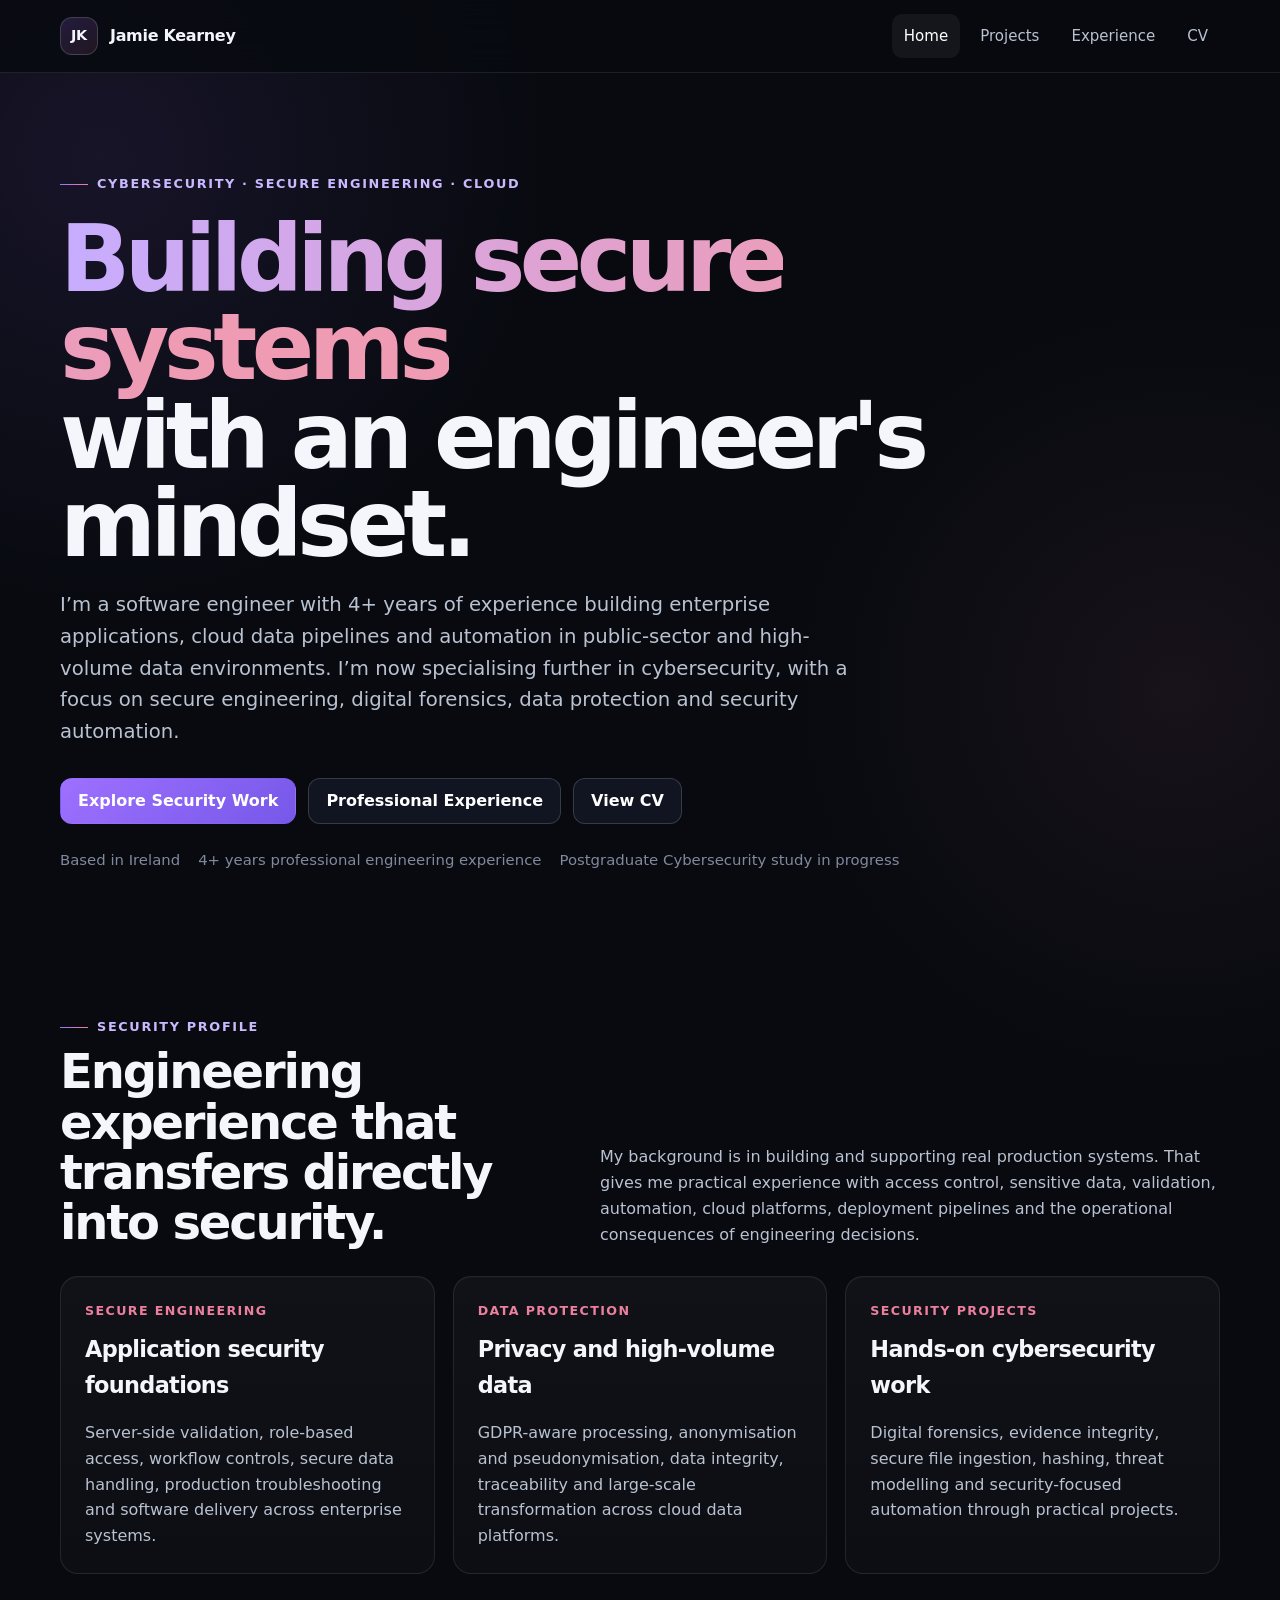
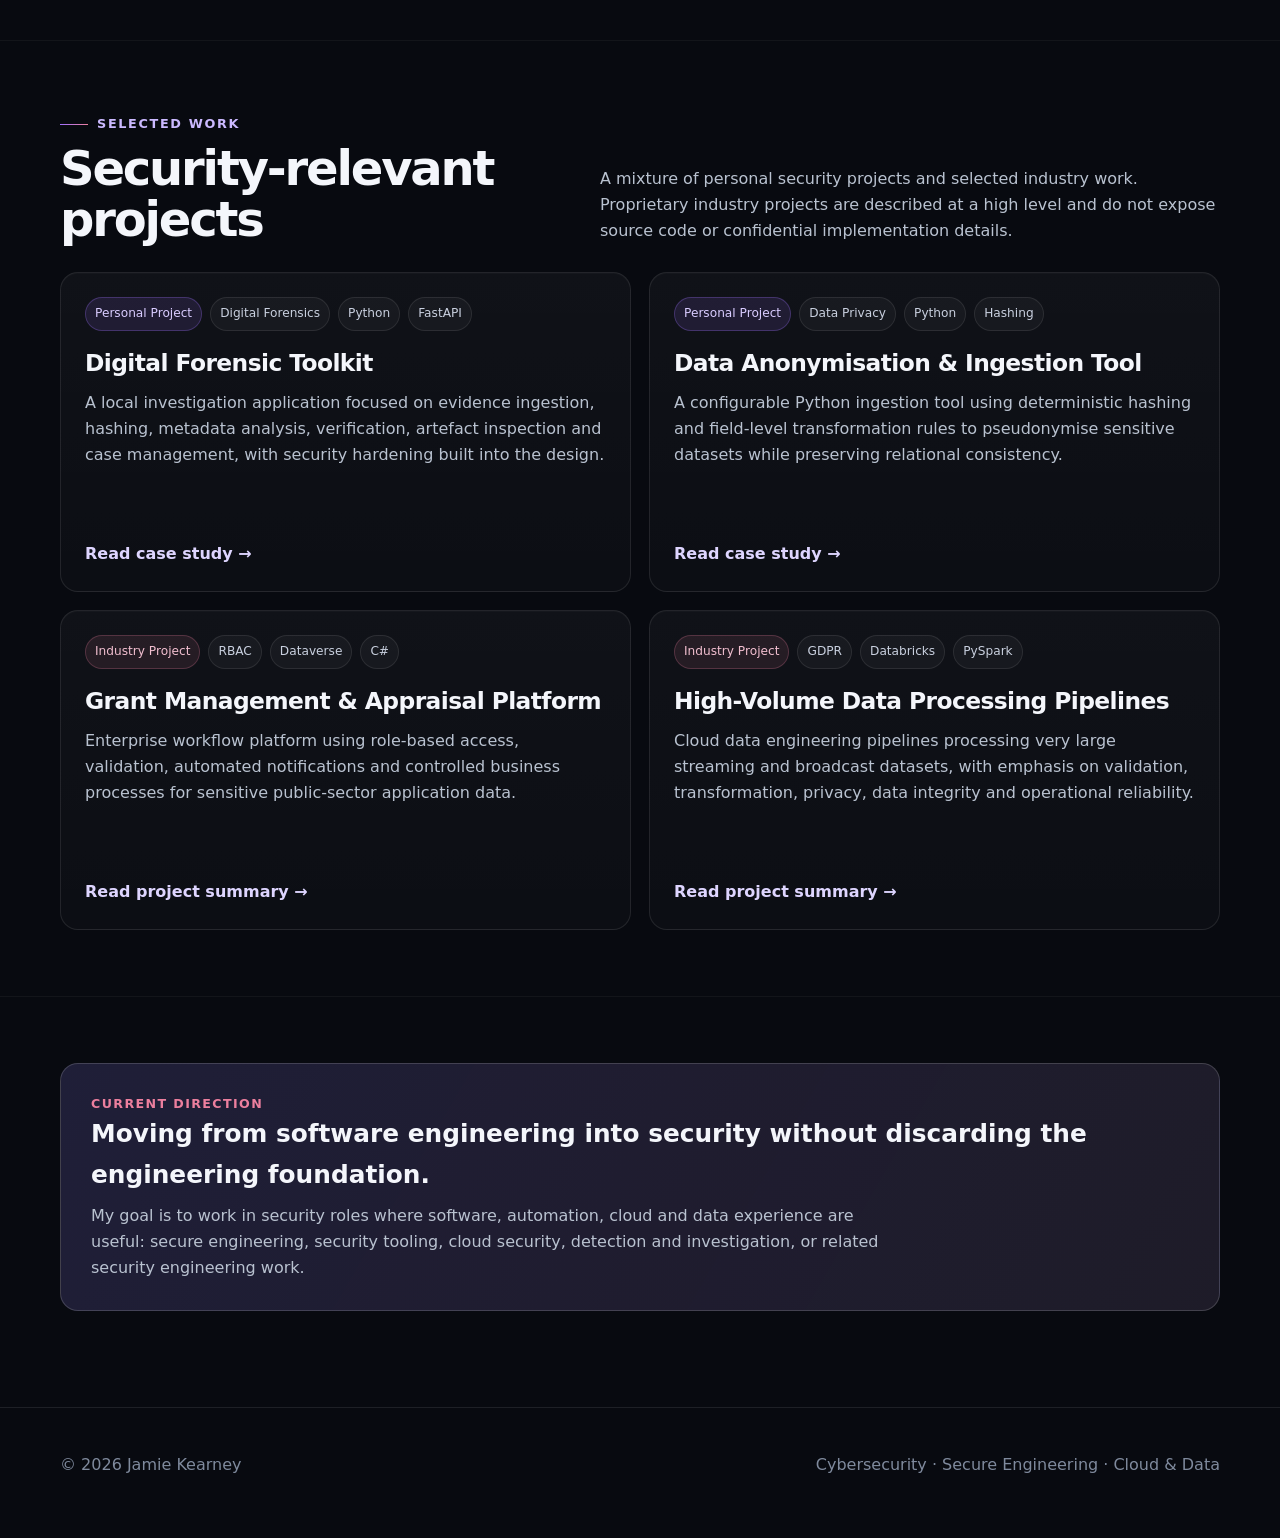
<file: index.html>
<!doctype html>
<html lang="en">
<head>
  <meta charset="utf-8">
  <meta name="viewport" content="width=device-width, initial-scale=1">
  <meta name="description" content="Jamie Kearney — software engineer specialising further in cybersecurity, secure engineering and digital forensics.">
  <title>Home | Jamie Kearney</title>
  <link rel="stylesheet" href="assets/styles.css">
</head>
<body>

<header class="site-header">
  <div class="container nav">
    <a class="brand" href="index.html">
      <span class="brand-mark">JK</span>
      <span>Jamie Kearney</span>
    </a>
    <button class="menu-btn" data-menu-button aria-label="Open navigation" aria-expanded="false">Menu</button>
    <nav class="nav-links" data-nav-links>
      <a href="index.html" class="active">Home</a>
<a href="projects.html" class="">Projects</a>
<a href="experience.html" class="">Experience</a>
<a href="cv.html" class="">CV</a>
    </nav>
  </div>
</header>


<main>
  <section class="hero">
    <div class="container">
      <div class="eyebrow">Cybersecurity · Secure Engineering · Cloud</div>
      <h1><span class="accent">Building secure systems</span><br>with an engineer's mindset.</h1>
      <p class="hero-copy">
        I’m a software engineer with 4+ years of experience building enterprise applications,
        cloud data pipelines and automation in public-sector and high-volume data environments.
        I’m now specialising further in cybersecurity, with a focus on secure engineering,
        digital forensics, data protection and security automation.
      </p>

      <div class="hero-actions">
        <a class="btn primary" href="projects.html">Explore Security Work</a>
        <a class="btn" href="experience.html">Professional Experience</a>
        <a class="btn" href="cv.html">View CV</a>
      </div>

      <div class="meta-row">
        <span>Based in Ireland</span>
        <span>4+ years professional engineering experience</span>
        <span>Postgraduate Cybersecurity study in progress</span>
      </div>
    </div>
  </section>

  <section class="section">
    <div class="container">
      <div class="section-head">
        <div>
          <div class="eyebrow">Security profile</div>
          <h2>Engineering experience that transfers directly into security.</h2>
        </div>
        <p>
          My background is in building and supporting real production systems. That gives me practical
          experience with access control, sensitive data, validation, automation, cloud platforms,
          deployment pipelines and the operational consequences of engineering decisions.
        </p>
      </div>

      <div class="grid three">
        <article class="card card-pad capability-card">
          <div class="kicker">Secure Engineering</div>
          <h3>Application security foundations</h3>
          <p>
            Server-side validation, role-based access, workflow controls, secure data handling,
            production troubleshooting and software delivery across enterprise systems.
          </p>
        </article>

        <article class="card card-pad capability-card">
          <div class="kicker">Data Protection</div>
          <h3>Privacy and high-volume data</h3>
          <p>
            GDPR-aware processing, anonymisation and pseudonymisation, data integrity,
            traceability and large-scale transformation across cloud data platforms.
          </p>
        </article>

        <article class="card card-pad capability-card">
          <div class="kicker">Security Projects</div>
          <h3>Hands-on cybersecurity work</h3>
          <p>
            Digital forensics, evidence integrity, secure file ingestion, hashing,
            threat modelling and security-focused automation through practical projects.
          </p>
        </article>
      </div>
    </div>
  </section>

  <section class="section">
    <div class="container">
      <div class="section-head">
        <div>
          <div class="eyebrow">Selected work</div>
          <h2>Security-relevant projects</h2>
        </div>
        <p>
          A mixture of personal security projects and selected industry work. Proprietary industry
          projects are described at a high level and do not expose source code or confidential implementation details.
        </p>
      </div>

      <div class="grid two">
        <article class="card project-card">
          <div class="tag-row">
            <span class="tag security">Personal Project</span>
            <span class="tag">Digital Forensics</span>
            <span class="tag">Python</span>
            <span class="tag">FastAPI</span>
          </div>
          <h3>Digital Forensic Toolkit</h3>
          <p>
            A local investigation application focused on evidence ingestion, hashing, metadata analysis,
            verification, artefact inspection and case management, with security hardening built into the design.
          </p>
          <div class="project-actions">
            <a class="text-link" href="projects/digital-forensic-toolkit.html">Read case study →</a>
          </div>
        </article>

        <article class="card project-card">
          <div class="tag-row">
            <span class="tag security">Personal Project</span>
            <span class="tag">Data Privacy</span>
            <span class="tag">Python</span>
            <span class="tag">Hashing</span>
          </div>
          <h3>Data Anonymisation & Ingestion Tool</h3>
          <p>
            A configurable Python ingestion tool using deterministic hashing and field-level transformation
            rules to pseudonymise sensitive datasets while preserving relational consistency.
          </p>
          <div class="project-actions">
            <a class="text-link" href="projects/data-anonymisation.html">Read case study →</a>
          </div>
        </article>

        <article class="card project-card">
          <div class="tag-row">
            <span class="tag industry">Industry Project</span>
            <span class="tag">RBAC</span>
            <span class="tag">Dataverse</span>
            <span class="tag">C#</span>
          </div>
          <h3>Grant Management & Appraisal Platform</h3>
          <p>
            Enterprise workflow platform using role-based access, validation, automated notifications
            and controlled business processes for sensitive public-sector application data.
          </p>
          <div class="project-actions">
            <a class="text-link" href="projects/grant-management.html">Read project summary →</a>
          </div>
        </article>

        <article class="card project-card">
          <div class="tag-row">
            <span class="tag industry">Industry Project</span>
            <span class="tag">GDPR</span>
            <span class="tag">Databricks</span>
            <span class="tag">PySpark</span>
          </div>
          <h3>High-Volume Data Processing Pipelines</h3>
          <p>
            Cloud data engineering pipelines processing very large streaming and broadcast datasets,
            with emphasis on validation, transformation, privacy, data integrity and operational reliability.
          </p>
          <div class="project-actions">
            <a class="text-link" href="projects/high-volume-data.html">Read project summary →</a>
          </div>
        </article>
      </div>
    </div>
  </section>

  <section class="section">
    <div class="container">
      <div class="callout">
        <div class="kicker">Current direction</div>
        <h3>Moving from software engineering into security without discarding the engineering foundation.</h3>
        <p>
          My goal is to work in security roles where software, automation, cloud and data experience are useful:
          secure engineering, security tooling, cloud security, detection and investigation, or related security engineering work.
        </p>
      </div>
    </div>
  </section>
</main>


<footer class="footer">
  <div class="container footer-inner">
    <div>© <span data-year></span> Jamie Kearney</div>
    <div>Cybersecurity · Secure Engineering · Cloud & Data</div>
  </div>
</footer>
<script src="assets/app.js"></script>

</body>
</html>
</file>
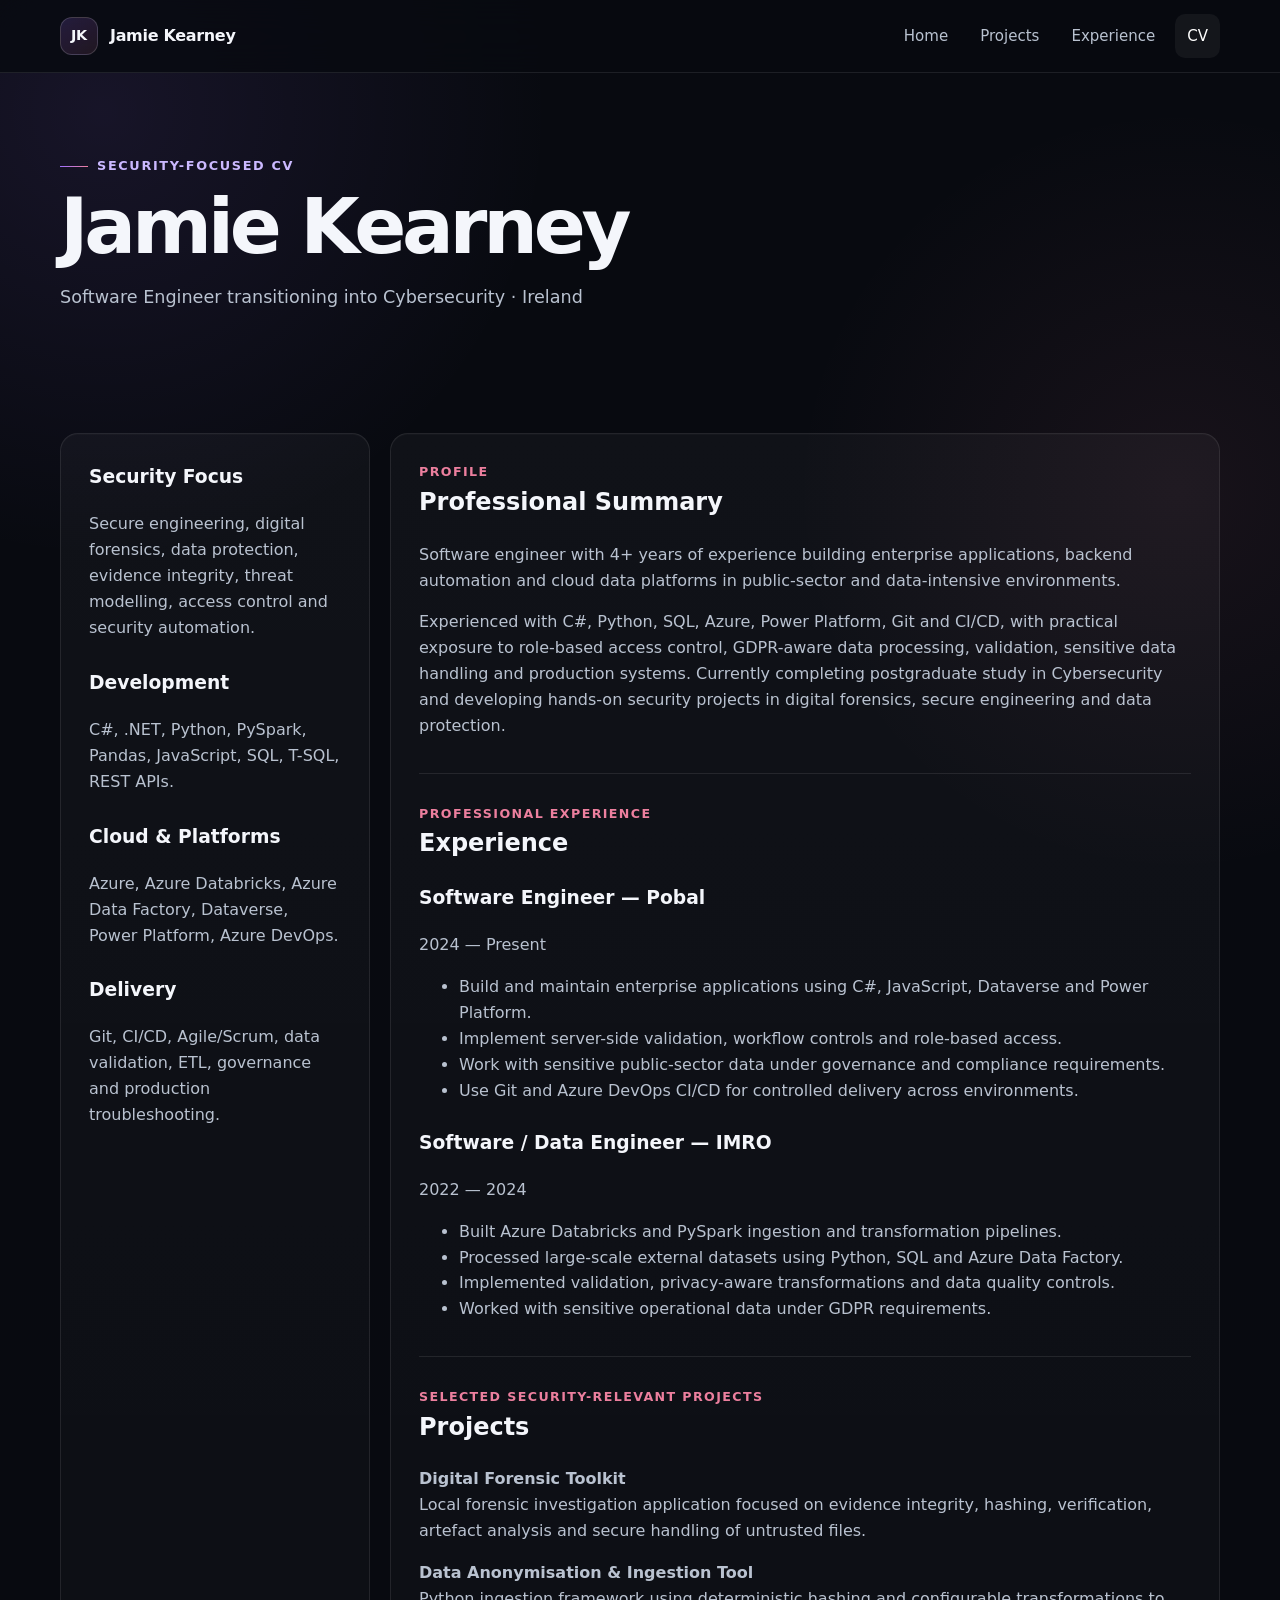
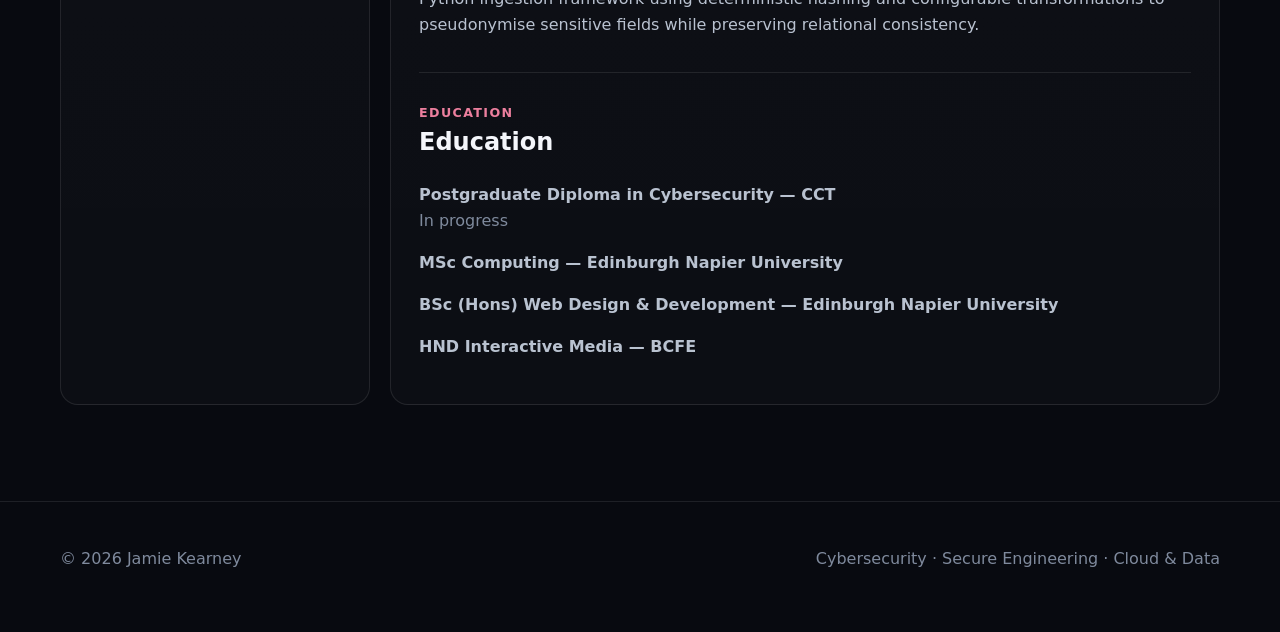
<file: cv.html>
<!doctype html>
<html lang="en">
<head>
  <meta charset="utf-8">
  <meta name="viewport" content="width=device-width, initial-scale=1">
  <meta name="description" content="Jamie Kearney — software engineer specialising further in cybersecurity, secure engineering and digital forensics.">
  <title>CV | Jamie Kearney</title>
  <link rel="stylesheet" href="assets/styles.css">
</head>
<body>

<header class="site-header">
  <div class="container nav">
    <a class="brand" href="index.html">
      <span class="brand-mark">JK</span>
      <span>Jamie Kearney</span>
    </a>
    <button class="menu-btn" data-menu-button aria-label="Open navigation" aria-expanded="false">Menu</button>
    <nav class="nav-links" data-nav-links>
      <a href="index.html" class="">Home</a>
<a href="projects.html" class="">Projects</a>
<a href="experience.html" class="">Experience</a>
<a href="cv.html" class="active">CV</a>
    </nav>
  </div>
</header>


<main>
  <section class="page-hero">
    <div class="container">
      <div class="eyebrow">Security-focused CV</div>
      <h1>Jamie Kearney</h1>
      <p>Software Engineer transitioning into Cybersecurity · Ireland</p>
    </div>
  </section>

  <section class="section">
    <div class="container cv-layout">
      <aside class="card cv-sidebar">
        <div class="block">
          <h3>Security Focus</h3>
          <p>
            Secure engineering, digital forensics, data protection, evidence integrity,
            threat modelling, access control and security automation.
          </p>
        </div>

        <div class="block">
          <h3>Development</h3>
          <p>C#, .NET, Python, PySpark, Pandas, JavaScript, SQL, T-SQL, REST APIs.</p>
        </div>

        <div class="block">
          <h3>Cloud & Platforms</h3>
          <p>Azure, Azure Databricks, Azure Data Factory, Dataverse, Power Platform, Azure DevOps.</p>
        </div>

        <div class="block">
          <h3>Delivery</h3>
          <p>Git, CI/CD, Agile/Scrum, data validation, ETL, governance and production troubleshooting.</p>
        </div>
      </aside>

      <div class="card cv-main">
        <section>
          <div class="kicker">Profile</div>
          <h2>Professional Summary</h2>
          <p>
            Software engineer with 4+ years of experience building enterprise applications,
            backend automation and cloud data platforms in public-sector and data-intensive environments.
          </p>
          <p>
            Experienced with C#, Python, SQL, Azure, Power Platform, Git and CI/CD, with practical
            exposure to role-based access control, GDPR-aware data processing, validation,
            sensitive data handling and production systems. Currently completing postgraduate study
            in Cybersecurity and developing hands-on security projects in digital forensics,
            secure engineering and data protection.
          </p>
        </section>

        <section>
          <div class="kicker">Professional experience</div>
          <h2>Experience</h2>

          <h3>Software Engineer — Pobal</h3>
          <p class="muted">2024 — Present</p>
          <ul>
            <li>Build and maintain enterprise applications using C#, JavaScript, Dataverse and Power Platform.</li>
            <li>Implement server-side validation, workflow controls and role-based access.</li>
            <li>Work with sensitive public-sector data under governance and compliance requirements.</li>
            <li>Use Git and Azure DevOps CI/CD for controlled delivery across environments.</li>
          </ul>

          <h3 style="margin-top:24px;">Software / Data Engineer — IMRO</h3>
          <p class="muted">2022 — 2024</p>
          <ul>
            <li>Built Azure Databricks and PySpark ingestion and transformation pipelines.</li>
            <li>Processed large-scale external datasets using Python, SQL and Azure Data Factory.</li>
            <li>Implemented validation, privacy-aware transformations and data quality controls.</li>
            <li>Worked with sensitive operational data under GDPR requirements.</li>
          </ul>
        </section>

        <section>
          <div class="kicker">Selected security-relevant projects</div>
          <h2>Projects</h2>
          <p><strong>Digital Forensic Toolkit</strong><br>
          Local forensic investigation application focused on evidence integrity, hashing, verification,
          artefact analysis and secure handling of untrusted files.</p>

          <p><strong>Data Anonymisation & Ingestion Tool</strong><br>
          Python ingestion framework using deterministic hashing and configurable transformations
          to pseudonymise sensitive fields while preserving relational consistency.</p>
        </section>

        <section>
          <div class="kicker">Education</div>
          <h2>Education</h2>
          <p><strong>Postgraduate Diploma in Cybersecurity — CCT</strong><br><span class="muted">In progress</span></p>
          <p><strong>MSc Computing — Edinburgh Napier University</strong></p>
          <p><strong>BSc (Hons) Web Design & Development — Edinburgh Napier University</strong></p>
          <p><strong>HND Interactive Media — BCFE</strong></p>
        </section>
      </div>
    </div>
  </section>
</main>


<footer class="footer">
  <div class="container footer-inner">
    <div>© <span data-year></span> Jamie Kearney</div>
    <div>Cybersecurity · Secure Engineering · Cloud & Data</div>
  </div>
</footer>
<script src="assets/app.js"></script>

</body>
</html>
</file>
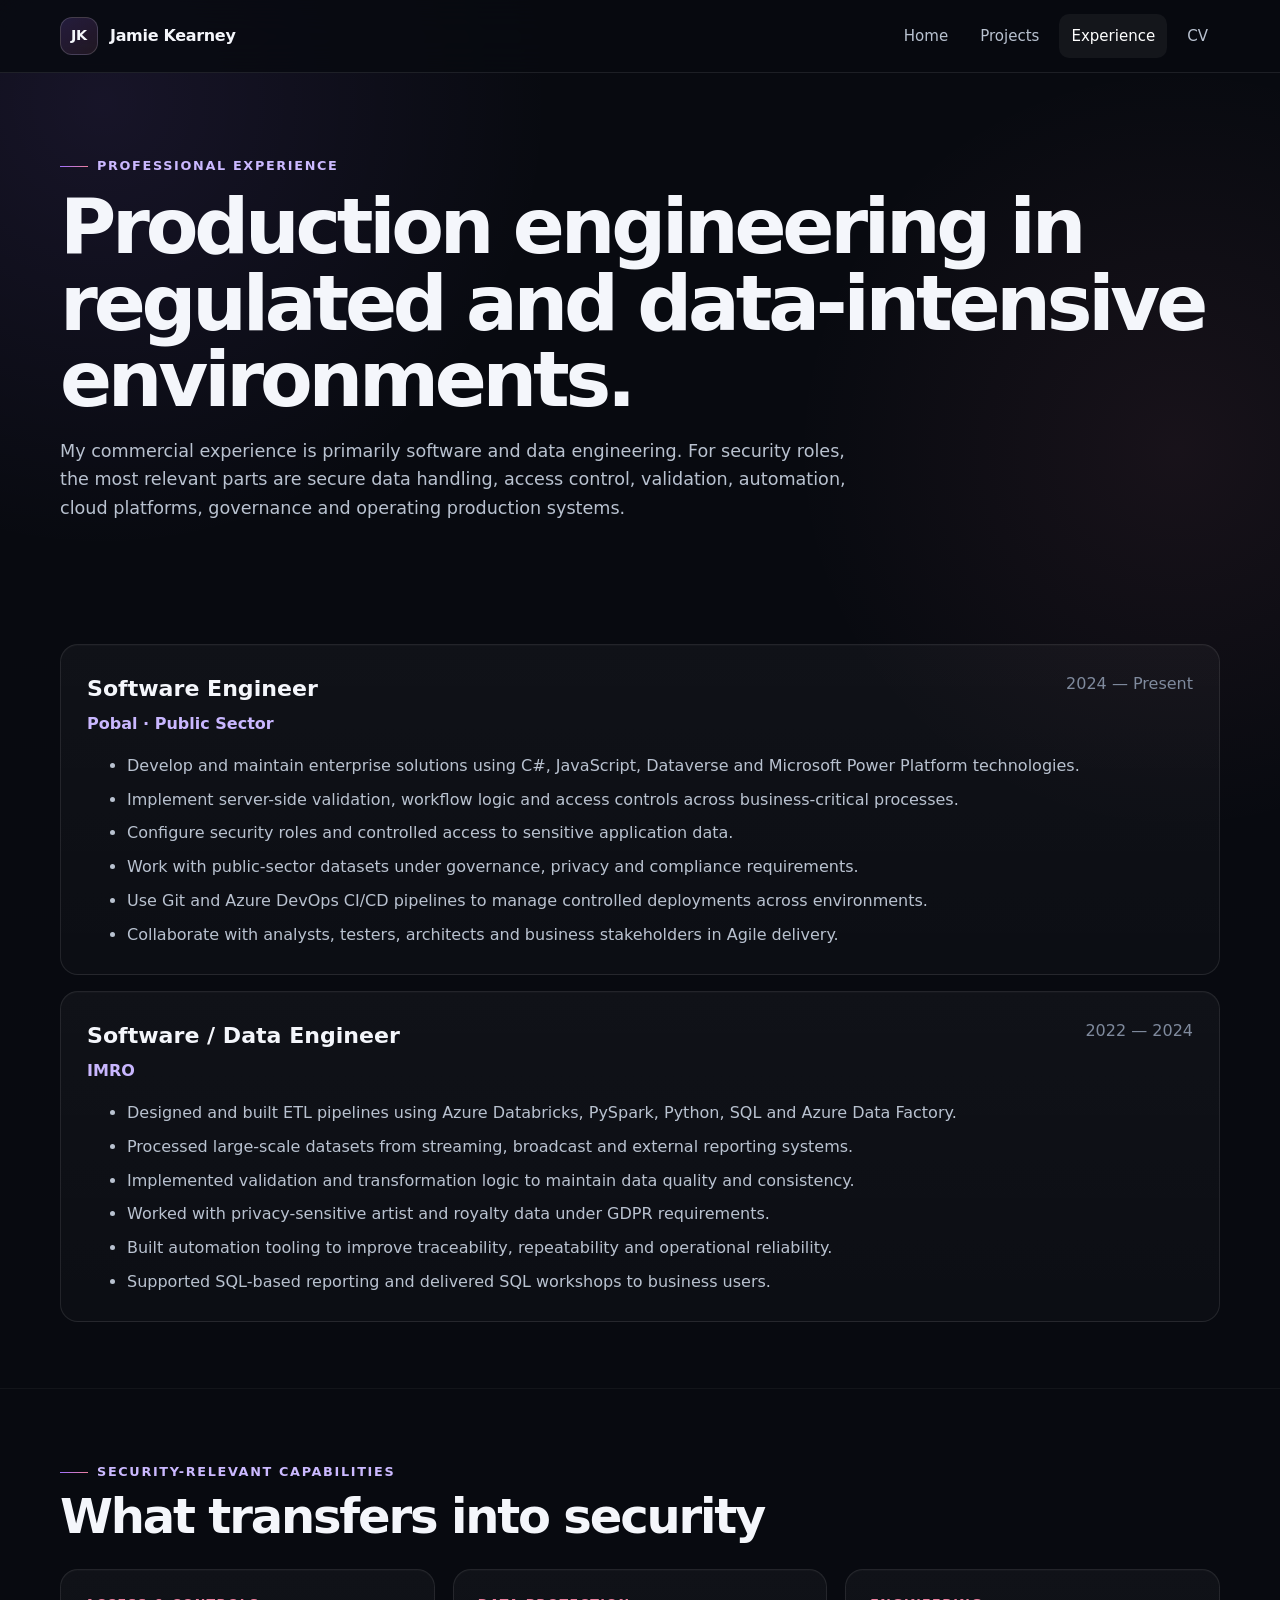
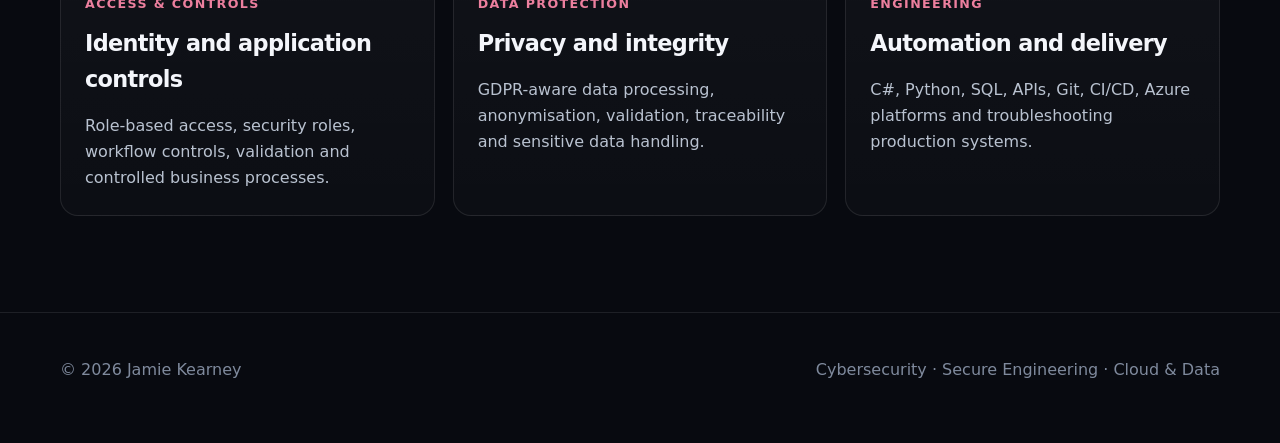
<file: experience.html>
<!doctype html>
<html lang="en">
<head>
  <meta charset="utf-8">
  <meta name="viewport" content="width=device-width, initial-scale=1">
  <meta name="description" content="Jamie Kearney — software engineer specialising further in cybersecurity, secure engineering and digital forensics.">
  <title>Experience | Jamie Kearney</title>
  <link rel="stylesheet" href="assets/styles.css">
</head>
<body>

<header class="site-header">
  <div class="container nav">
    <a class="brand" href="index.html">
      <span class="brand-mark">JK</span>
      <span>Jamie Kearney</span>
    </a>
    <button class="menu-btn" data-menu-button aria-label="Open navigation" aria-expanded="false">Menu</button>
    <nav class="nav-links" data-nav-links>
      <a href="index.html" class="">Home</a>
<a href="projects.html" class="">Projects</a>
<a href="experience.html" class="active">Experience</a>
<a href="cv.html" class="">CV</a>
    </nav>
  </div>
</header>


<main>
  <section class="page-hero">
    <div class="container">
      <div class="eyebrow">Professional experience</div>
      <h1>Production engineering in regulated and data-intensive environments.</h1>
      <p>
        My commercial experience is primarily software and data engineering. For security roles,
        the most relevant parts are secure data handling, access control, validation, automation,
        cloud platforms, governance and operating production systems.
      </p>
    </div>
  </section>

  <section class="section">
    <div class="container timeline">
      <article class="card role">
        <div class="role-top">
          <div>
            <h3>Software Engineer</h3>
            <div class="company">Pobal · Public Sector</div>
          </div>
          <div class="date">2024 — Present</div>
        </div>
        <ul>
          <li>Develop and maintain enterprise solutions using C#, JavaScript, Dataverse and Microsoft Power Platform technologies.</li>
          <li>Implement server-side validation, workflow logic and access controls across business-critical processes.</li>
          <li>Configure security roles and controlled access to sensitive application data.</li>
          <li>Work with public-sector datasets under governance, privacy and compliance requirements.</li>
          <li>Use Git and Azure DevOps CI/CD pipelines to manage controlled deployments across environments.</li>
          <li>Collaborate with analysts, testers, architects and business stakeholders in Agile delivery.</li>
        </ul>
      </article>

      <article class="card role">
        <div class="role-top">
          <div>
            <h3>Software / Data Engineer</h3>
            <div class="company">IMRO</div>
          </div>
          <div class="date">2022 — 2024</div>
        </div>
        <ul>
          <li>Designed and built ETL pipelines using Azure Databricks, PySpark, Python, SQL and Azure Data Factory.</li>
          <li>Processed large-scale datasets from streaming, broadcast and external reporting systems.</li>
          <li>Implemented validation and transformation logic to maintain data quality and consistency.</li>
          <li>Worked with privacy-sensitive artist and royalty data under GDPR requirements.</li>
          <li>Built automation tooling to improve traceability, repeatability and operational reliability.</li>
          <li>Supported SQL-based reporting and delivered SQL workshops to business users.</li>
        </ul>
      </article>
    </div>
  </section>

  <section class="section">
    <div class="container">
      <div class="section-head">
        <div>
          <div class="eyebrow">Security-relevant capabilities</div>
          <h2>What transfers into security</h2>
        </div>
      </div>

      <div class="grid three">
        <article class="card card-pad capability-card">
          <div class="kicker">Access & Controls</div>
          <h3>Identity and application controls</h3>
          <p>Role-based access, security roles, workflow controls, validation and controlled business processes.</p>
        </article>

        <article class="card card-pad capability-card">
          <div class="kicker">Data Protection</div>
          <h3>Privacy and integrity</h3>
          <p>GDPR-aware data processing, anonymisation, validation, traceability and sensitive data handling.</p>
        </article>

        <article class="card card-pad capability-card">
          <div class="kicker">Engineering</div>
          <h3>Automation and delivery</h3>
          <p>C#, Python, SQL, APIs, Git, CI/CD, Azure platforms and troubleshooting production systems.</p>
        </article>
      </div>
    </div>
  </section>
</main>


<footer class="footer">
  <div class="container footer-inner">
    <div>© <span data-year></span> Jamie Kearney</div>
    <div>Cybersecurity · Secure Engineering · Cloud & Data</div>
  </div>
</footer>
<script src="assets/app.js"></script>

</body>
</html>
</file>
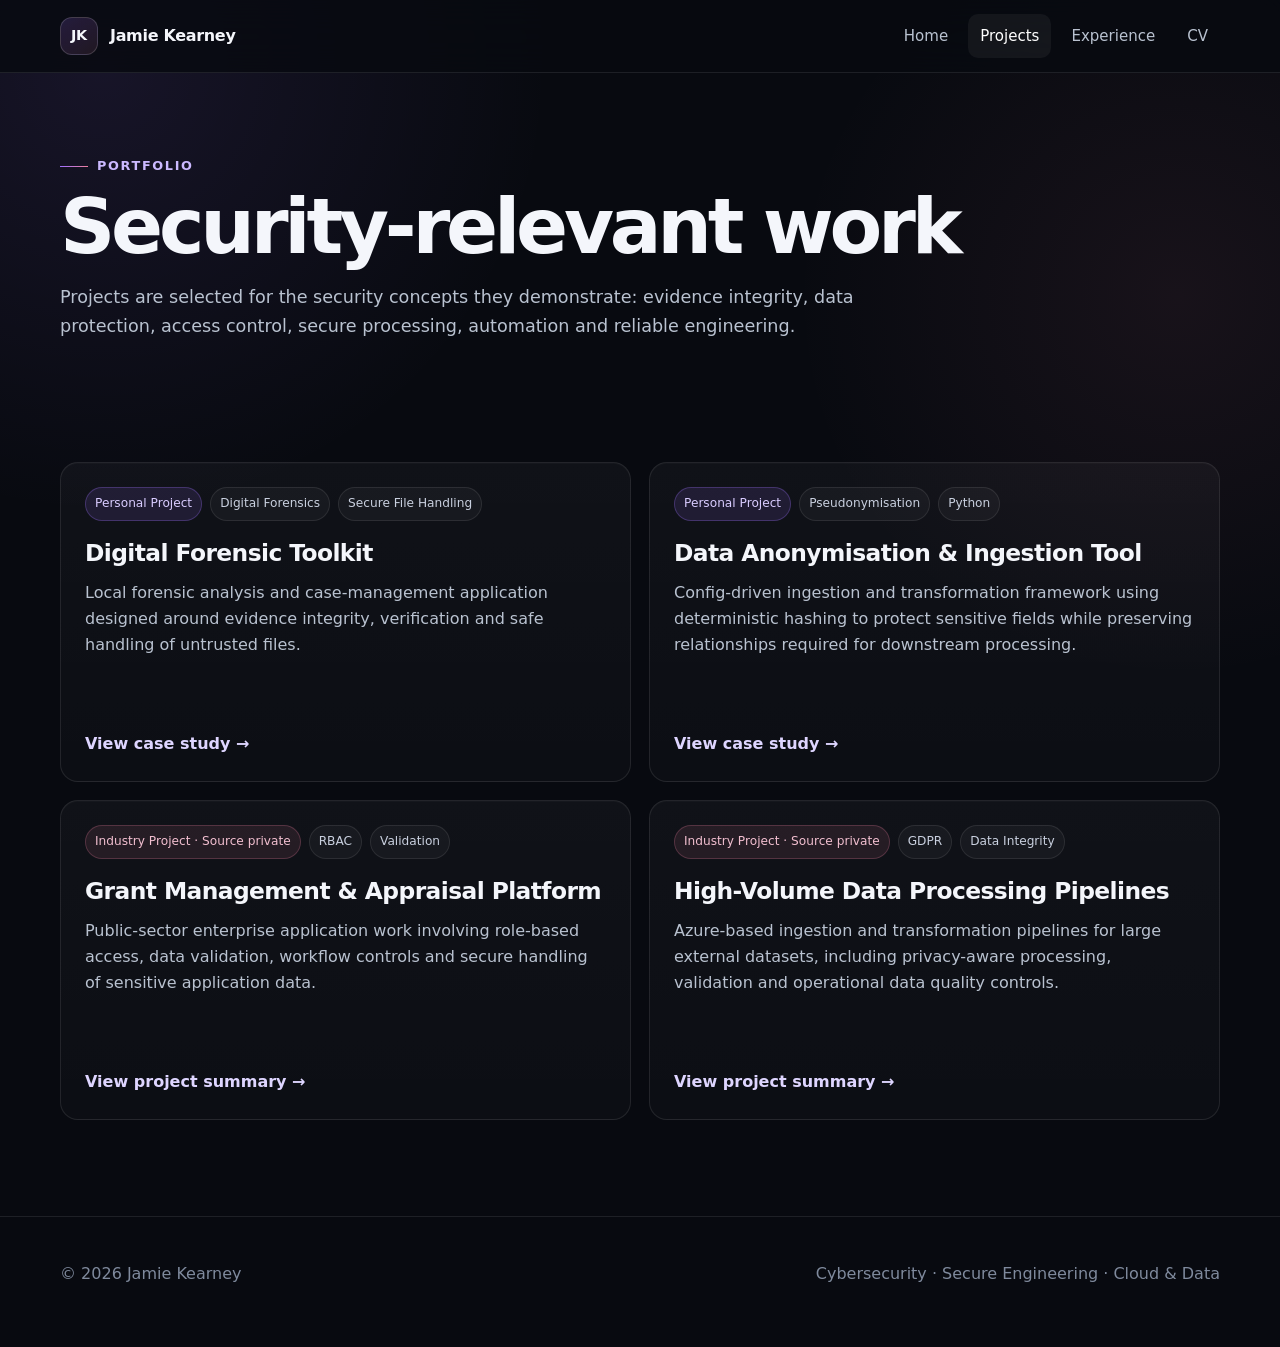
<file: projects.html>
<!doctype html>
<html lang="en">
<head>
  <meta charset="utf-8">
  <meta name="viewport" content="width=device-width, initial-scale=1">
  <meta name="description" content="Jamie Kearney — software engineer specialising further in cybersecurity, secure engineering and digital forensics.">
  <title>Projects | Jamie Kearney</title>
  <link rel="stylesheet" href="assets/styles.css">
</head>
<body>

<header class="site-header">
  <div class="container nav">
    <a class="brand" href="index.html">
      <span class="brand-mark">JK</span>
      <span>Jamie Kearney</span>
    </a>
    <button class="menu-btn" data-menu-button aria-label="Open navigation" aria-expanded="false">Menu</button>
    <nav class="nav-links" data-nav-links>
      <a href="index.html" class="">Home</a>
<a href="projects.html" class="active">Projects</a>
<a href="experience.html" class="">Experience</a>
<a href="cv.html" class="">CV</a>
    </nav>
  </div>
</header>


<main>
  <section class="page-hero">
    <div class="container">
      <div class="eyebrow">Portfolio</div>
      <h1>Security-relevant work</h1>
      <p>
        Projects are selected for the security concepts they demonstrate: evidence integrity,
        data protection, access control, secure processing, automation and reliable engineering.
      </p>
    </div>
  </section>

  <section class="section">
    <div class="container grid two">
      <article class="card project-card">
        <div class="tag-row">
          <span class="tag security">Personal Project</span>
          <span class="tag">Digital Forensics</span>
          <span class="tag">Secure File Handling</span>
        </div>
        <h3>Digital Forensic Toolkit</h3>
        <p>
          Local forensic analysis and case-management application designed around evidence integrity,
          verification and safe handling of untrusted files.
        </p>
        <div class="project-actions">
          <a class="text-link" href="projects/digital-forensic-toolkit.html">View case study →</a>
        </div>
      </article>

      <article class="card project-card">
        <div class="tag-row">
          <span class="tag security">Personal Project</span>
          <span class="tag">Pseudonymisation</span>
          <span class="tag">Python</span>
        </div>
        <h3>Data Anonymisation & Ingestion Tool</h3>
        <p>
          Config-driven ingestion and transformation framework using deterministic hashing to protect
          sensitive fields while preserving relationships required for downstream processing.
        </p>
        <div class="project-actions">
          <a class="text-link" href="projects/data-anonymisation.html">View case study →</a>
        </div>
      </article>

      <article class="card project-card">
        <div class="tag-row">
          <span class="tag industry">Industry Project · Source private</span>
          <span class="tag">RBAC</span>
          <span class="tag">Validation</span>
        </div>
        <h3>Grant Management & Appraisal Platform</h3>
        <p>
          Public-sector enterprise application work involving role-based access, data validation,
          workflow controls and secure handling of sensitive application data.
        </p>
        <div class="project-actions">
          <a class="text-link" href="projects/grant-management.html">View project summary →</a>
        </div>
      </article>

      <article class="card project-card">
        <div class="tag-row">
          <span class="tag industry">Industry Project · Source private</span>
          <span class="tag">GDPR</span>
          <span class="tag">Data Integrity</span>
        </div>
        <h3>High-Volume Data Processing Pipelines</h3>
        <p>
          Azure-based ingestion and transformation pipelines for large external datasets,
          including privacy-aware processing, validation and operational data quality controls.
        </p>
        <div class="project-actions">
          <a class="text-link" href="projects/high-volume-data.html">View project summary →</a>
        </div>
      </article>
    </div>
  </section>
</main>


<footer class="footer">
  <div class="container footer-inner">
    <div>© <span data-year></span> Jamie Kearney</div>
    <div>Cybersecurity · Secure Engineering · Cloud & Data</div>
  </div>
</footer>
<script src="assets/app.js"></script>

</body>
</html>
</file>
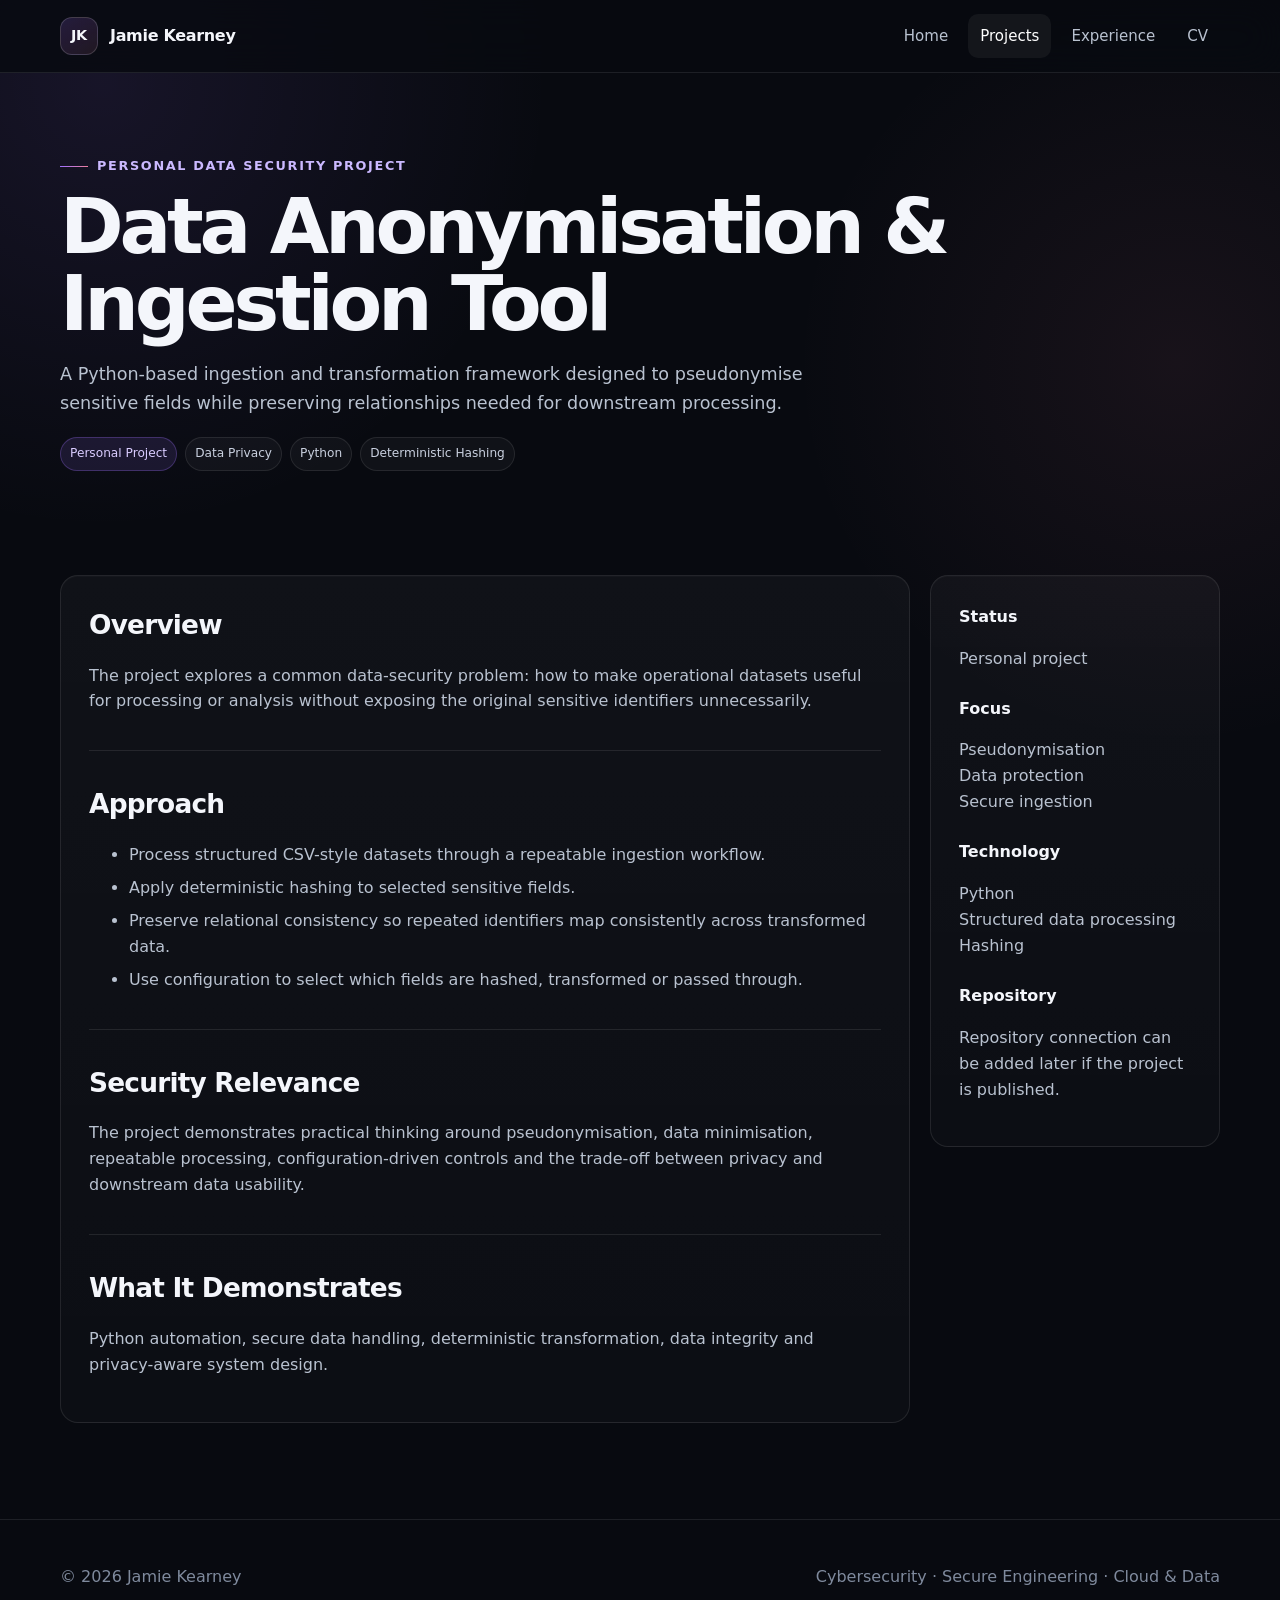
<file: projects/data-anonymisation.html>
<!doctype html>
<html lang="en">
<head>
  <meta charset="utf-8">
  <meta name="viewport" content="width=device-width, initial-scale=1">
  <meta name="description" content="Jamie Kearney — software engineer specialising further in cybersecurity, secure engineering and digital forensics.">
  <title>Data Anonymisation & Ingestion Tool | Jamie Kearney</title>
  <link rel="stylesheet" href="../assets/styles.css">
</head>
<body>

<header class="site-header">
  <div class="container nav">
    <a class="brand" href="../index.html">
      <span class="brand-mark">JK</span>
      <span>Jamie Kearney</span>
    </a>
    <button class="menu-btn" data-menu-button aria-label="Open navigation" aria-expanded="false">Menu</button>
    <nav class="nav-links" data-nav-links>
      <a href="../index.html" class="">Home</a>
<a href="../projects.html" class="active">Projects</a>
<a href="../experience.html" class="">Experience</a>
<a href="../cv.html" class="">CV</a>
    </nav>
  </div>
</header>


<main>
  <section class="page-hero">
    <div class="container">
      <div class="eyebrow">Personal data security project</div>
      <h1>Data Anonymisation & Ingestion Tool</h1>
      <p>A Python-based ingestion and transformation framework designed to pseudonymise sensitive fields while preserving relationships needed for downstream processing.</p>
      <div class="tag-row" style="margin-top:20px;"><span class="tag security">Personal Project</span><span class="tag ">Data Privacy</span><span class="tag ">Python</span><span class="tag ">Deterministic Hashing</span></div>
    </div>
  </section>

  <section class="section">
    <div class="container case-layout">
      <article class="card case-main">
        <section><h2>Overview</h2>
<p>
The project explores a common data-security problem: how to make operational datasets useful for processing
or analysis without exposing the original sensitive identifiers unnecessarily.
</p>
</section><section><h2>Approach</h2>
<ul>
  <li>Process structured CSV-style datasets through a repeatable ingestion workflow.</li>
  <li>Apply deterministic hashing to selected sensitive fields.</li>
  <li>Preserve relational consistency so repeated identifiers map consistently across transformed data.</li>
  <li>Use configuration to select which fields are hashed, transformed or passed through.</li>
</ul>
</section><section><h2>Security Relevance</h2>
<p>
The project demonstrates practical thinking around pseudonymisation, data minimisation, repeatable processing,
configuration-driven controls and the trade-off between privacy and downstream data usability.
</p>
</section><section><h2>What It Demonstrates</h2>
<p>
Python automation, secure data handling, deterministic transformation, data integrity and privacy-aware system design.
</p>
</section>
      </article>
      <aside class="card case-side">
        <div class="block"><h3>Status</h3><p>Personal project</p></div><div class="block"><h3>Focus</h3><p>Pseudonymisation<br>Data protection<br>Secure ingestion</p></div><div class="block"><h3>Technology</h3><p>Python<br>Structured data processing<br>Hashing</p></div><div class="block"><h3>Repository</h3><p class="muted">Repository connection can be added later if the project is published.</p></div>
      </aside>
    </div>
  </section>
</main>


<footer class="footer">
  <div class="container footer-inner">
    <div>© <span data-year></span> Jamie Kearney</div>
    <div>Cybersecurity · Secure Engineering · Cloud & Data</div>
  </div>
</footer>
<script src="../assets/app.js"></script>

</body>
</html>
</file>
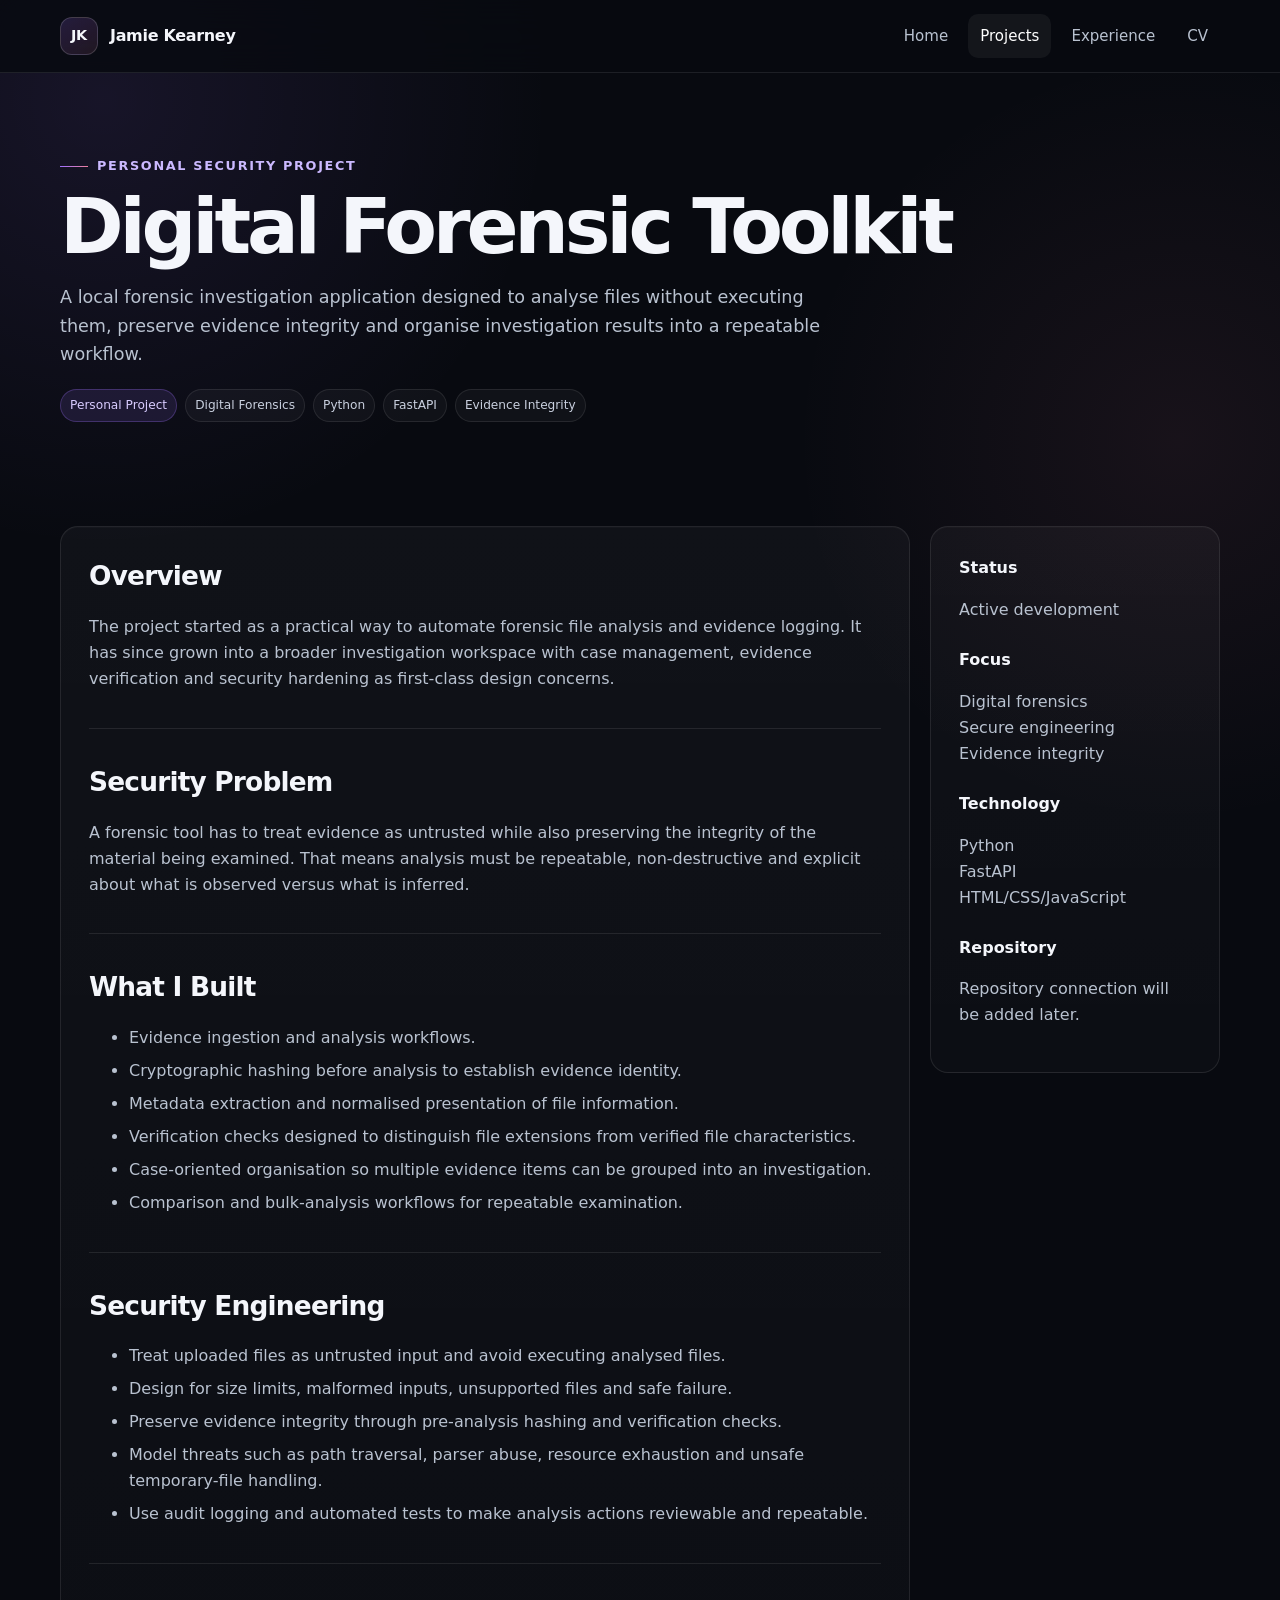
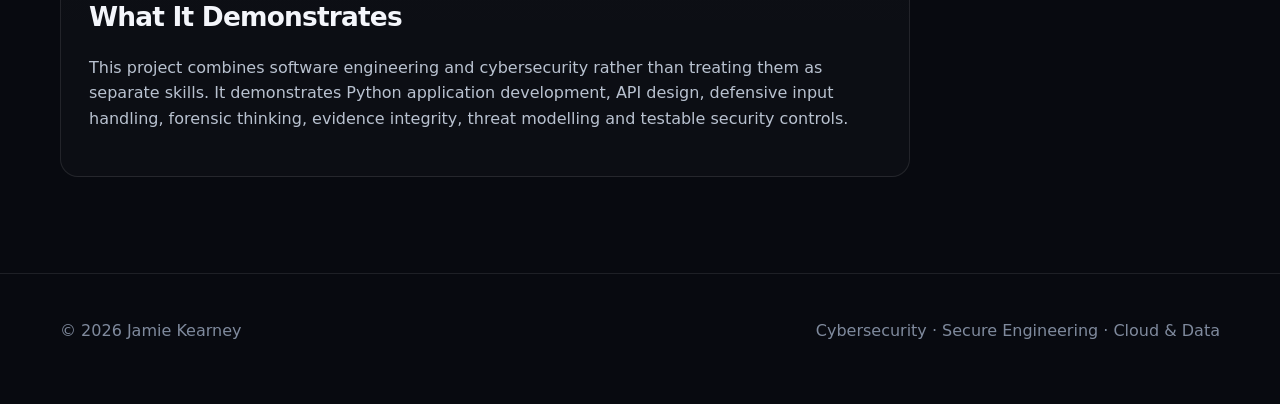
<file: projects/digital-forensic-toolkit.html>
<!doctype html>
<html lang="en">
<head>
  <meta charset="utf-8">
  <meta name="viewport" content="width=device-width, initial-scale=1">
  <meta name="description" content="Jamie Kearney — software engineer specialising further in cybersecurity, secure engineering and digital forensics.">
  <title>Digital Forensic Toolkit | Jamie Kearney</title>
  <link rel="stylesheet" href="../assets/styles.css">
</head>
<body>

<header class="site-header">
  <div class="container nav">
    <a class="brand" href="../index.html">
      <span class="brand-mark">JK</span>
      <span>Jamie Kearney</span>
    </a>
    <button class="menu-btn" data-menu-button aria-label="Open navigation" aria-expanded="false">Menu</button>
    <nav class="nav-links" data-nav-links>
      <a href="../index.html" class="">Home</a>
<a href="../projects.html" class="active">Projects</a>
<a href="../experience.html" class="">Experience</a>
<a href="../cv.html" class="">CV</a>
    </nav>
  </div>
</header>


<main>
  <section class="page-hero">
    <div class="container">
      <div class="eyebrow">Personal security project</div>
      <h1>Digital Forensic Toolkit</h1>
      <p>A local forensic investigation application designed to analyse files without executing them, preserve evidence integrity and organise investigation results into a repeatable workflow.</p>
      <div class="tag-row" style="margin-top:20px;"><span class="tag security">Personal Project</span><span class="tag ">Digital Forensics</span><span class="tag ">Python</span><span class="tag ">FastAPI</span><span class="tag ">Evidence Integrity</span></div>
    </div>
  </section>

  <section class="section">
    <div class="container case-layout">
      <article class="card case-main">
        <section><h2>Overview</h2>
<p>
The project started as a practical way to automate forensic file analysis and evidence logging.
It has since grown into a broader investigation workspace with case management, evidence verification
and security hardening as first-class design concerns.
</p>
</section><section><h2>Security Problem</h2>
<p>
A forensic tool has to treat evidence as untrusted while also preserving the integrity of the material
being examined. That means analysis must be repeatable, non-destructive and explicit about what is
observed versus what is inferred.
</p>
</section><section><h2>What I Built</h2>
<ul>
  <li>Evidence ingestion and analysis workflows.</li>
  <li>Cryptographic hashing before analysis to establish evidence identity.</li>
  <li>Metadata extraction and normalised presentation of file information.</li>
  <li>Verification checks designed to distinguish file extensions from verified file characteristics.</li>
  <li>Case-oriented organisation so multiple evidence items can be grouped into an investigation.</li>
  <li>Comparison and bulk-analysis workflows for repeatable examination.</li>
</ul>
</section><section><h2>Security Engineering</h2>
<ul>
  <li>Treat uploaded files as untrusted input and avoid executing analysed files.</li>
  <li>Design for size limits, malformed inputs, unsupported files and safe failure.</li>
  <li>Preserve evidence integrity through pre-analysis hashing and verification checks.</li>
  <li>Model threats such as path traversal, parser abuse, resource exhaustion and unsafe temporary-file handling.</li>
  <li>Use audit logging and automated tests to make analysis actions reviewable and repeatable.</li>
</ul>
</section><section><h2>What It Demonstrates</h2>
<p>
This project combines software engineering and cybersecurity rather than treating them as separate skills.
It demonstrates Python application development, API design, defensive input handling, forensic thinking,
evidence integrity, threat modelling and testable security controls.
</p>
</section>
      </article>
      <aside class="card case-side">
        <div class="block"><h3>Status</h3><p>Active development</p></div><div class="block"><h3>Focus</h3><p>Digital forensics<br>Secure engineering<br>Evidence integrity</p></div><div class="block"><h3>Technology</h3><p>Python<br>FastAPI<br>HTML/CSS/JavaScript</p></div><div class="block"><h3>Repository</h3><p class="muted">Repository connection will be added later.</p></div>
      </aside>
    </div>
  </section>
</main>


<footer class="footer">
  <div class="container footer-inner">
    <div>© <span data-year></span> Jamie Kearney</div>
    <div>Cybersecurity · Secure Engineering · Cloud & Data</div>
  </div>
</footer>
<script src="../assets/app.js"></script>

</body>
</html>
</file>
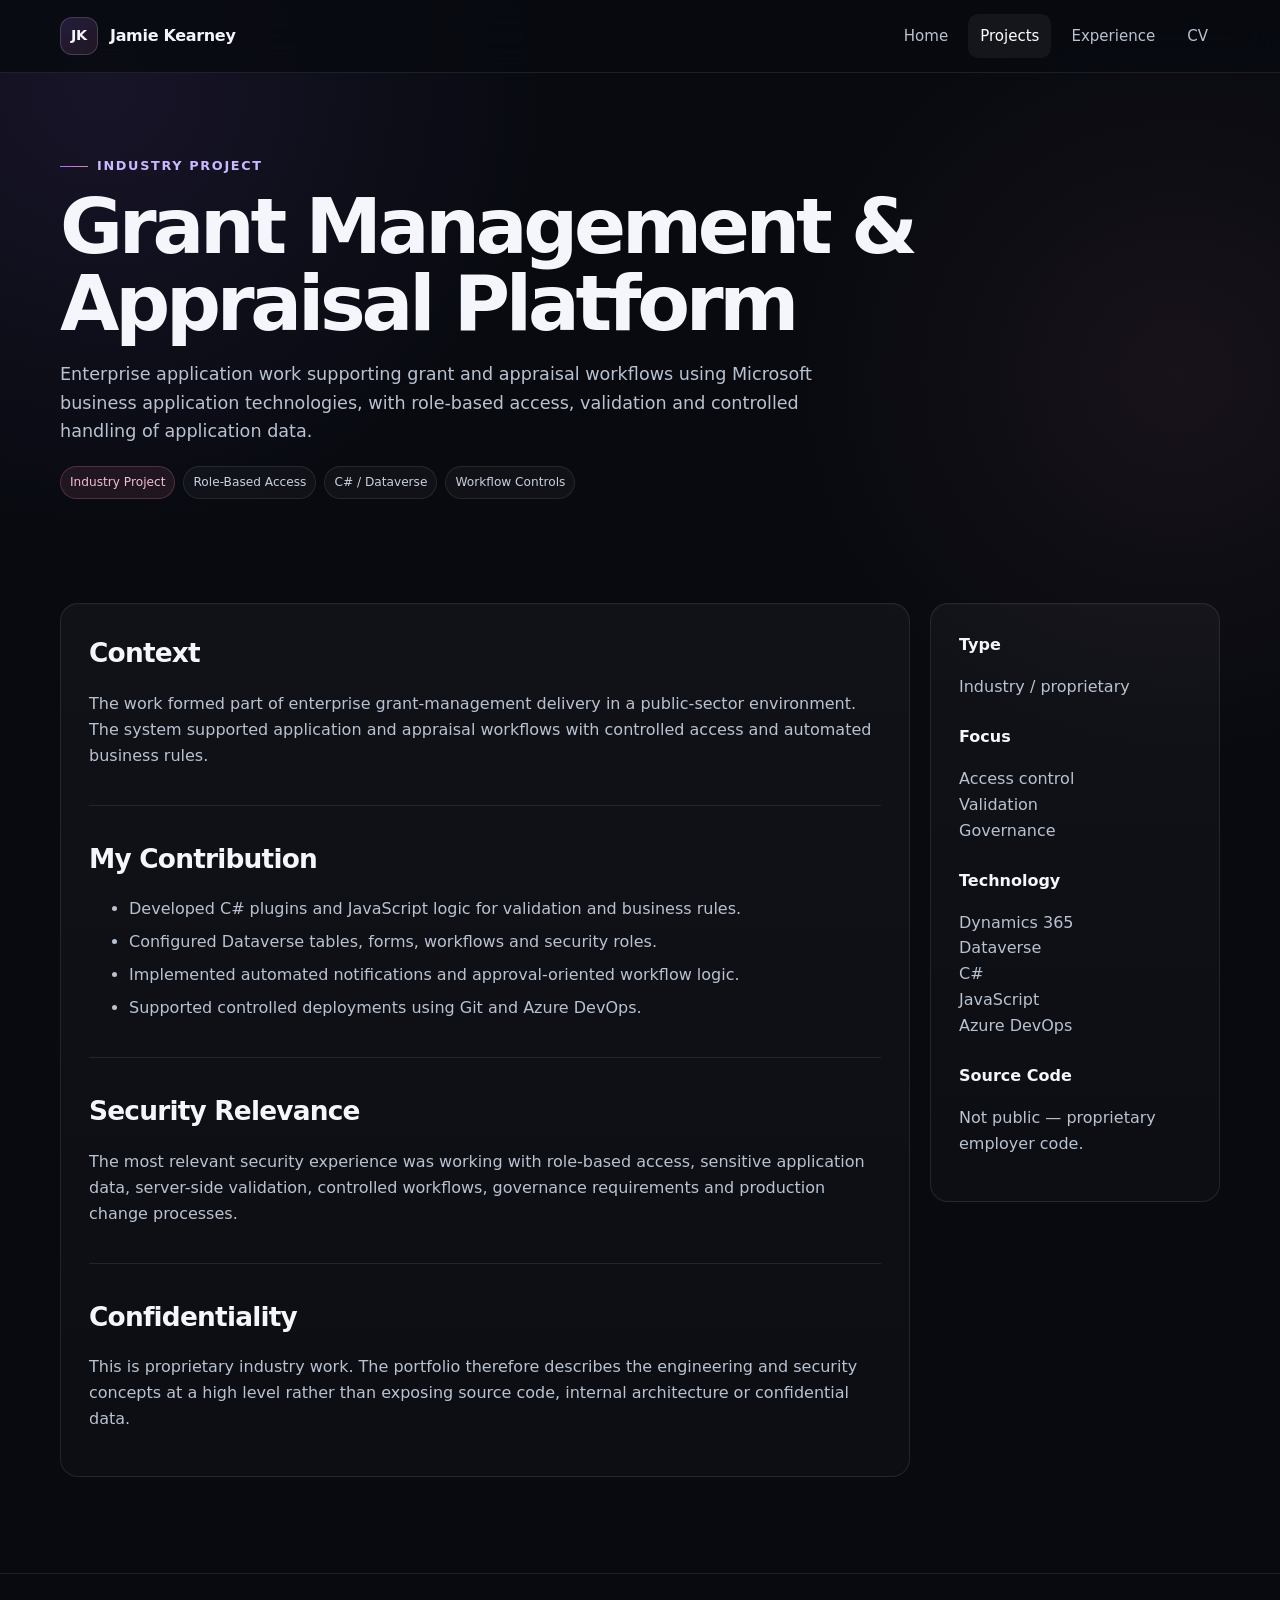
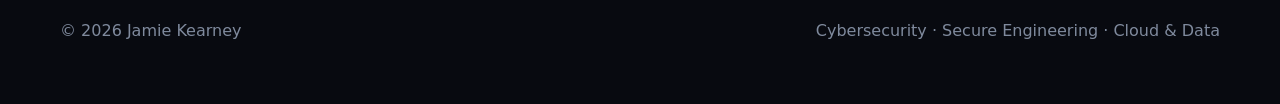
<file: projects/grant-management.html>
<!doctype html>
<html lang="en">
<head>
  <meta charset="utf-8">
  <meta name="viewport" content="width=device-width, initial-scale=1">
  <meta name="description" content="Jamie Kearney — software engineer specialising further in cybersecurity, secure engineering and digital forensics.">
  <title>Grant Management & Appraisal Platform | Jamie Kearney</title>
  <link rel="stylesheet" href="../assets/styles.css">
</head>
<body>

<header class="site-header">
  <div class="container nav">
    <a class="brand" href="../index.html">
      <span class="brand-mark">JK</span>
      <span>Jamie Kearney</span>
    </a>
    <button class="menu-btn" data-menu-button aria-label="Open navigation" aria-expanded="false">Menu</button>
    <nav class="nav-links" data-nav-links>
      <a href="../index.html" class="">Home</a>
<a href="../projects.html" class="active">Projects</a>
<a href="../experience.html" class="">Experience</a>
<a href="../cv.html" class="">CV</a>
    </nav>
  </div>
</header>


<main>
  <section class="page-hero">
    <div class="container">
      <div class="eyebrow">Industry project</div>
      <h1>Grant Management & Appraisal Platform</h1>
      <p>Enterprise application work supporting grant and appraisal workflows using Microsoft business application technologies, with role-based access, validation and controlled handling of application data.</p>
      <div class="tag-row" style="margin-top:20px;"><span class="tag industry">Industry Project</span><span class="tag ">Role-Based Access</span><span class="tag ">C# / Dataverse</span><span class="tag ">Workflow Controls</span></div>
    </div>
  </section>

  <section class="section">
    <div class="container case-layout">
      <article class="card case-main">
        <section><h2>Context</h2>
<p>
The work formed part of enterprise grant-management delivery in a public-sector environment.
The system supported application and appraisal workflows with controlled access and automated business rules.
</p>
</section><section><h2>My Contribution</h2>
<ul>
  <li>Developed C# plugins and JavaScript logic for validation and business rules.</li>
  <li>Configured Dataverse tables, forms, workflows and security roles.</li>
  <li>Implemented automated notifications and approval-oriented workflow logic.</li>
  <li>Supported controlled deployments using Git and Azure DevOps.</li>
</ul>
</section><section><h2>Security Relevance</h2>
<p>
The most relevant security experience was working with role-based access, sensitive application data,
server-side validation, controlled workflows, governance requirements and production change processes.
</p>
</section><section><h2>Confidentiality</h2>
<p>
This is proprietary industry work. The portfolio therefore describes the engineering and security concepts
at a high level rather than exposing source code, internal architecture or confidential data.
</p>
</section>
      </article>
      <aside class="card case-side">
        <div class="block"><h3>Type</h3><p>Industry / proprietary</p></div><div class="block"><h3>Focus</h3><p>Access control<br>Validation<br>Governance</p></div><div class="block"><h3>Technology</h3><p>Dynamics 365<br>Dataverse<br>C#<br>JavaScript<br>Azure DevOps</p></div><div class="block"><h3>Source Code</h3><p class="muted">Not public — proprietary employer code.</p></div>
      </aside>
    </div>
  </section>
</main>


<footer class="footer">
  <div class="container footer-inner">
    <div>© <span data-year></span> Jamie Kearney</div>
    <div>Cybersecurity · Secure Engineering · Cloud & Data</div>
  </div>
</footer>
<script src="../assets/app.js"></script>

</body>
</html>
</file>
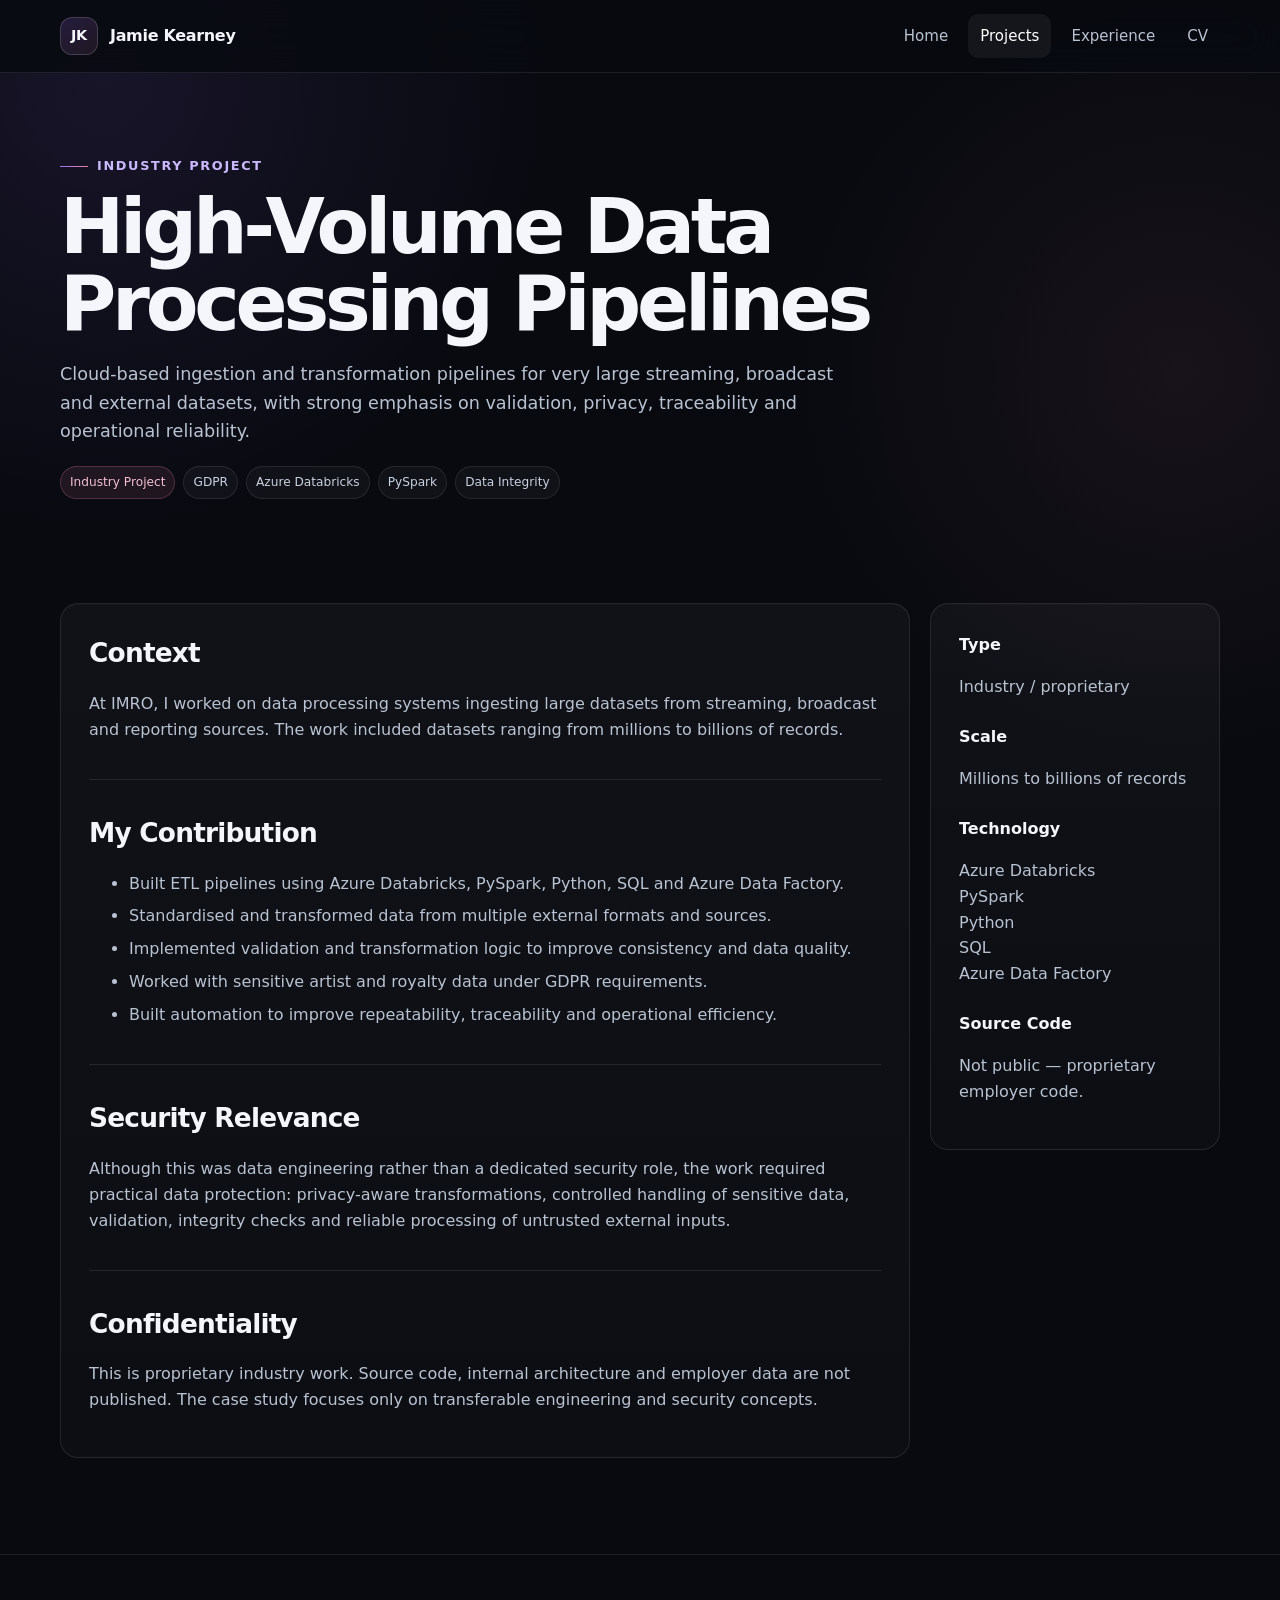
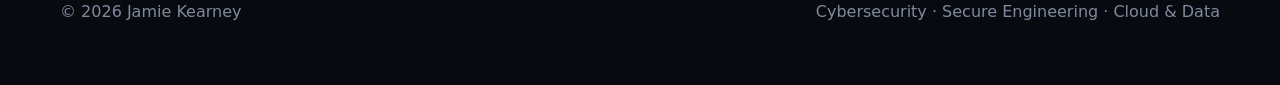
<file: projects/high-volume-data.html>
<!doctype html>
<html lang="en">
<head>
  <meta charset="utf-8">
  <meta name="viewport" content="width=device-width, initial-scale=1">
  <meta name="description" content="Jamie Kearney — software engineer specialising further in cybersecurity, secure engineering and digital forensics.">
  <title>High-Volume Data Processing Pipelines | Jamie Kearney</title>
  <link rel="stylesheet" href="../assets/styles.css">
</head>
<body>

<header class="site-header">
  <div class="container nav">
    <a class="brand" href="../index.html">
      <span class="brand-mark">JK</span>
      <span>Jamie Kearney</span>
    </a>
    <button class="menu-btn" data-menu-button aria-label="Open navigation" aria-expanded="false">Menu</button>
    <nav class="nav-links" data-nav-links>
      <a href="../index.html" class="">Home</a>
<a href="../projects.html" class="active">Projects</a>
<a href="../experience.html" class="">Experience</a>
<a href="../cv.html" class="">CV</a>
    </nav>
  </div>
</header>


<main>
  <section class="page-hero">
    <div class="container">
      <div class="eyebrow">Industry project</div>
      <h1>High-Volume Data Processing Pipelines</h1>
      <p>Cloud-based ingestion and transformation pipelines for very large streaming, broadcast and external datasets, with strong emphasis on validation, privacy, traceability and operational reliability.</p>
      <div class="tag-row" style="margin-top:20px;"><span class="tag industry">Industry Project</span><span class="tag ">GDPR</span><span class="tag ">Azure Databricks</span><span class="tag ">PySpark</span><span class="tag ">Data Integrity</span></div>
    </div>
  </section>

  <section class="section">
    <div class="container case-layout">
      <article class="card case-main">
        <section><h2>Context</h2>
<p>
At IMRO, I worked on data processing systems ingesting large datasets from streaming, broadcast
and reporting sources. The work included datasets ranging from millions to billions of records.
</p>
</section><section><h2>My Contribution</h2>
<ul>
  <li>Built ETL pipelines using Azure Databricks, PySpark, Python, SQL and Azure Data Factory.</li>
  <li>Standardised and transformed data from multiple external formats and sources.</li>
  <li>Implemented validation and transformation logic to improve consistency and data quality.</li>
  <li>Worked with sensitive artist and royalty data under GDPR requirements.</li>
  <li>Built automation to improve repeatability, traceability and operational efficiency.</li>
</ul>
</section><section><h2>Security Relevance</h2>
<p>
Although this was data engineering rather than a dedicated security role, the work required practical
data protection: privacy-aware transformations, controlled handling of sensitive data, validation,
integrity checks and reliable processing of untrusted external inputs.
</p>
</section><section><h2>Confidentiality</h2>
<p>
This is proprietary industry work. Source code, internal architecture and employer data are not published.
The case study focuses only on transferable engineering and security concepts.
</p>
</section>
      </article>
      <aside class="card case-side">
        <div class="block"><h3>Type</h3><p>Industry / proprietary</p></div><div class="block"><h3>Scale</h3><p>Millions to billions of records</p></div><div class="block"><h3>Technology</h3><p>Azure Databricks<br>PySpark<br>Python<br>SQL<br>Azure Data Factory</p></div><div class="block"><h3>Source Code</h3><p class="muted">Not public — proprietary employer code.</p></div>
      </aside>
    </div>
  </section>
</main>


<footer class="footer">
  <div class="container footer-inner">
    <div>© <span data-year></span> Jamie Kearney</div>
    <div>Cybersecurity · Secure Engineering · Cloud & Data</div>
  </div>
</footer>
<script src="../assets/app.js"></script>

</body>
</html>
</file>
<file: assets/styles.css>
:root {
  --bg: #080a10;
  --bg-2: #0c0f17;
  --surface: #111521;
  --surface-2: #151a28;
  --surface-3: #191f2e;
  --text: #f4f6fb;
  --text-soft: #b9c2d0;
  --text-muted: #7f8a9d;
  --border: rgba(255,255,255,.09);
  --border-strong: rgba(255,255,255,.16);
  --violet: #9e70ff;
  --pink: #ec7f9e;
  --violet-soft: rgba(158,112,255,.12);
  --pink-soft: rgba(236,127,158,.10);
  --green: #64d6ad;
  --max: 1160px;
  --radius: 18px;
  --shadow: 0 24px 70px rgba(0,0,0,.34);
}

* { box-sizing: border-box; }

html { scroll-behavior: smooth; }

body {
  margin: 0;
  color: var(--text);
  background:
    radial-gradient(circle at 8% 5%, rgba(158,112,255,.10), transparent 28rem),
    radial-gradient(circle at 92% 22%, rgba(236,127,158,.07), transparent 24rem),
    var(--bg);
  font-family: Inter, ui-sans-serif, system-ui, -apple-system, BlinkMacSystemFont, "Segoe UI", sans-serif;
  line-height: 1.62;
}

a { color: inherit; text-decoration: none; }
button { font: inherit; }

.container {
  width: min(calc(100% - 40px), var(--max));
  margin-inline: auto;
}

.site-header {
  position: sticky;
  top: 0;
  z-index: 50;
  border-bottom: 1px solid var(--border);
  background: rgba(8,10,16,.82);
  backdrop-filter: blur(18px);
}

.nav {
  min-height: 72px;
  display: flex;
  align-items: center;
  justify-content: space-between;
  gap: 24px;
}

.brand {
  display: inline-flex;
  align-items: center;
  gap: 12px;
  font-weight: 780;
  letter-spacing: -.02em;
}

.brand-mark {
  width: 38px;
  height: 38px;
  display: grid;
  place-items: center;
  border-radius: 12px;
  border: 1px solid var(--border-strong);
  background: linear-gradient(145deg, rgba(158,112,255,.18), rgba(236,127,158,.10));
  font-size: .9rem;
}

.nav-links {
  display: flex;
  gap: 8px;
  align-items: center;
}

.nav-links a {
  padding: 10px 12px;
  border-radius: 10px;
  color: var(--text-soft);
  font-size: .94rem;
}

.nav-links a:hover,
.nav-links a.active {
  color: #fff;
  background: rgba(255,255,255,.05);
}

.menu-btn {
  display: none;
  border: 1px solid var(--border);
  background: var(--surface);
  color: var(--text);
  border-radius: 10px;
  padding: 9px 11px;
}

.hero {
  padding: 94px 0 72px;
}

.eyebrow {
  display: inline-flex;
  align-items: center;
  gap: 9px;
  color: #cbb9ff;
  font-size: .8rem;
  font-weight: 800;
  letter-spacing: .13em;
  text-transform: uppercase;
}

.eyebrow::before {
  content: "";
  width: 28px;
  height: 1px;
  background: linear-gradient(90deg, var(--violet), var(--pink));
}

.hero h1 {
  max-width: 940px;
  margin: 20px 0 20px;
  font-size: clamp(3rem, 7.2vw, 6.4rem);
  line-height: .96;
  letter-spacing: -.06em;
}

.hero h1 .accent {
  background: linear-gradient(90deg, #c7adff 0%, #ef9bb3 74%);
  -webkit-background-clip: text;
  background-clip: text;
  color: transparent;
}

.hero-copy {
  max-width: 800px;
  margin: 0;
  color: var(--text-soft);
  font-size: clamp(1.05rem, 2vw, 1.23rem);
}

.hero-actions {
  display: flex;
  flex-wrap: wrap;
  gap: 12px;
  margin-top: 30px;
}

.btn {
  min-height: 46px;
  display: inline-flex;
  align-items: center;
  justify-content: center;
  padding: 0 17px;
  border: 1px solid var(--border-strong);
  border-radius: 12px;
  background: var(--surface);
  color: #fff;
  font-weight: 750;
  transition: transform .18s ease, border-color .18s ease, background .18s ease;
}

.btn:hover {
  transform: translateY(-1px);
  border-color: rgba(255,255,255,.28);
}

.btn.primary {
  border-color: transparent;
  background: linear-gradient(135deg, var(--violet), #7658e9);
}

.meta-row {
  display: flex;
  flex-wrap: wrap;
  gap: 18px;
  margin-top: 24px;
  color: var(--text-muted);
  font-size: .93rem;
}

.section {
  padding: 66px 0;
}

.section + .section {
  border-top: 1px solid rgba(255,255,255,.045);
}

.section-head {
  display: flex;
  justify-content: space-between;
  align-items: end;
  gap: 28px;
  margin-bottom: 28px;
}

.section-head h2 {
  margin: 8px 0 0;
  font-size: clamp(2rem, 4vw, 3rem);
  line-height: 1.05;
  letter-spacing: -.045em;
}

.section-head p {
  max-width: 620px;
  margin: 0;
  color: var(--text-soft);
}

.grid {
  display: grid;
  gap: 18px;
}

.grid.two { grid-template-columns: repeat(2, minmax(0, 1fr)); }
.grid.three { grid-template-columns: repeat(3, minmax(0, 1fr)); }

.card {
  border: 1px solid var(--border);
  border-radius: var(--radius);
  background: linear-gradient(180deg, rgba(255,255,255,.035), rgba(255,255,255,.018));
  box-shadow: 0 1px 0 rgba(255,255,255,.02) inset;
}

.card-pad { padding: 24px; }

.capability-card {
  min-height: 235px;
}

.capability-card h3 {
  margin: 10px 0 10px;
  font-size: 1.4rem;
  letter-spacing: -.03em;
}

.capability-card p {
  color: var(--text-soft);
  margin-bottom: 0;
}

.kicker {
  color: var(--pink);
  font-size: .79rem;
  font-weight: 800;
  letter-spacing: .11em;
  text-transform: uppercase;
}

.tag-row,
.skill-list {
  display: flex;
  flex-wrap: wrap;
  gap: 8px;
}

.tag {
  padding: 6px 9px;
  border: 1px solid var(--border);
  border-radius: 999px;
  background: rgba(255,255,255,.035);
  color: #c9d0df;
  font-size: .76rem;
}

.tag.security {
  background: var(--violet-soft);
  border-color: rgba(158,112,255,.28);
  color: #d9ccff;
}

.tag.industry {
  background: var(--pink-soft);
  border-color: rgba(236,127,158,.24);
  color: #f2bfd0;
}

.project-card {
  min-height: 320px;
  display: flex;
  flex-direction: column;
  padding: 24px;
}

.project-card h3 {
  margin: 14px 0 8px;
  font-size: 1.46rem;
  letter-spacing: -.025em;
}

.project-card p {
  margin-top: 0;
  color: var(--text-soft);
}

.project-actions {
  margin-top: auto;
  display: flex;
  flex-wrap: wrap;
  gap: 12px;
}

.text-link {
  display: inline-flex;
  align-items: center;
  gap: 7px;
  color: #ded5ff;
  font-weight: 760;
}

.text-link:hover { color: #fff; }

.timeline {
  display: grid;
  gap: 16px;
}

.role {
  padding: 26px;
}

.role-top {
  display: flex;
  justify-content: space-between;
  gap: 20px;
  align-items: flex-start;
}

.role h3 {
  margin: 0;
  font-size: 1.38rem;
}

.role .company {
  margin-top: 4px;
  color: #c9b7ff;
  font-weight: 750;
}

.role .date {
  color: var(--text-muted);
  white-space: nowrap;
}

.role ul {
  margin-bottom: 0;
  color: var(--text-soft);
}

.role li + li { margin-top: 8px; }

.callout {
  padding: 30px;
  border: 1px solid var(--border-strong);
  border-radius: var(--radius);
  background:
    linear-gradient(120deg, rgba(158,112,255,.10), rgba(236,127,158,.06)),
    var(--surface);
}

.callout h3 {
  margin: 0 0 8px;
  font-size: 1.55rem;
}

.callout p {
  max-width: 820px;
  margin: 0;
  color: var(--text-soft);
}

.page-hero {
  padding: 76px 0 38px;
}

.page-hero h1 {
  margin: 12px 0 14px;
  font-size: clamp(2.7rem, 6vw, 5rem);
  line-height: 1;
  letter-spacing: -.055em;
}

.page-hero p {
  max-width: 800px;
  color: var(--text-soft);
  font-size: 1.1rem;
}

.case-layout {
  display: grid;
  grid-template-columns: minmax(0, 1fr) 290px;
  gap: 20px;
  align-items: start;
}

.case-main,
.case-side {
  padding: 28px;
}

.case-main section + section {
  margin-top: 36px;
  padding-top: 32px;
  border-top: 1px solid var(--border);
}

.case-main h2 {
  margin: 0 0 12px;
  font-size: 1.65rem;
  letter-spacing: -.03em;
}

.case-main p,
.case-main li,
.case-side p {
  color: var(--text-soft);
}

.case-main li + li { margin-top: 7px; }

.case-side {
  position: sticky;
  top: 92px;
}

.case-side .block + .block {
  margin-top: 24px;
}

.case-side h3 {
  margin: 0 0 10px;
  font-size: 1rem;
}

.metric {
  padding: 16px 0;
  border-bottom: 1px solid var(--border);
}

.metric:first-child { padding-top: 0; }
.metric:last-child { border-bottom: 0; padding-bottom: 0; }

.metric strong {
  display: block;
  font-size: 1.2rem;
}

.metric span {
  color: var(--text-muted);
  font-size: .88rem;
}

.cv-layout {
  display: grid;
  grid-template-columns: 310px 1fr;
  gap: 20px;
}

.cv-sidebar,
.cv-main {
  padding: 28px;
}

.cv-sidebar .block + .block {
  margin-top: 27px;
}

.cv-sidebar h3,
.cv-main h2 {
  margin-top: 0;
}

.cv-sidebar p,
.cv-main p,
.cv-main li {
  color: var(--text-soft);
}

.cv-main section + section {
  margin-top: 34px;
  padding-top: 30px;
  border-top: 1px solid var(--border);
}

.footer {
  margin-top: 30px;
  padding: 44px 0 60px;
  border-top: 1px solid var(--border);
  color: var(--text-muted);
}

.footer-inner {
  display: flex;
  justify-content: space-between;
  gap: 24px;
  flex-wrap: wrap;
}

.muted { color: var(--text-muted); }
.soft { color: var(--text-soft); }

@media (max-width: 920px) {
  .grid.three { grid-template-columns: 1fr 1fr; }
  .case-layout,
  .cv-layout { grid-template-columns: 1fr; }
  .case-side { position: static; }
}

@media (max-width: 760px) {
  .container { width: min(calc(100% - 28px), var(--max)); }
  .hero { padding-top: 64px; }
  .grid.two,
  .grid.three { grid-template-columns: 1fr; }
  .section-head,
  .role-top { flex-direction: column; align-items: flex-start; }

  .nav-links {
    display: none;
    position: absolute;
    top: 72px;
    left: 14px;
    right: 14px;
    flex-direction: column;
    align-items: stretch;
    padding: 12px;
    border: 1px solid var(--border);
    border-radius: 14px;
    background: #0e111a;
    box-shadow: var(--shadow);
  }

  .nav-links.open { display: flex; }
  .menu-btn { display: block; }
}
</file>
